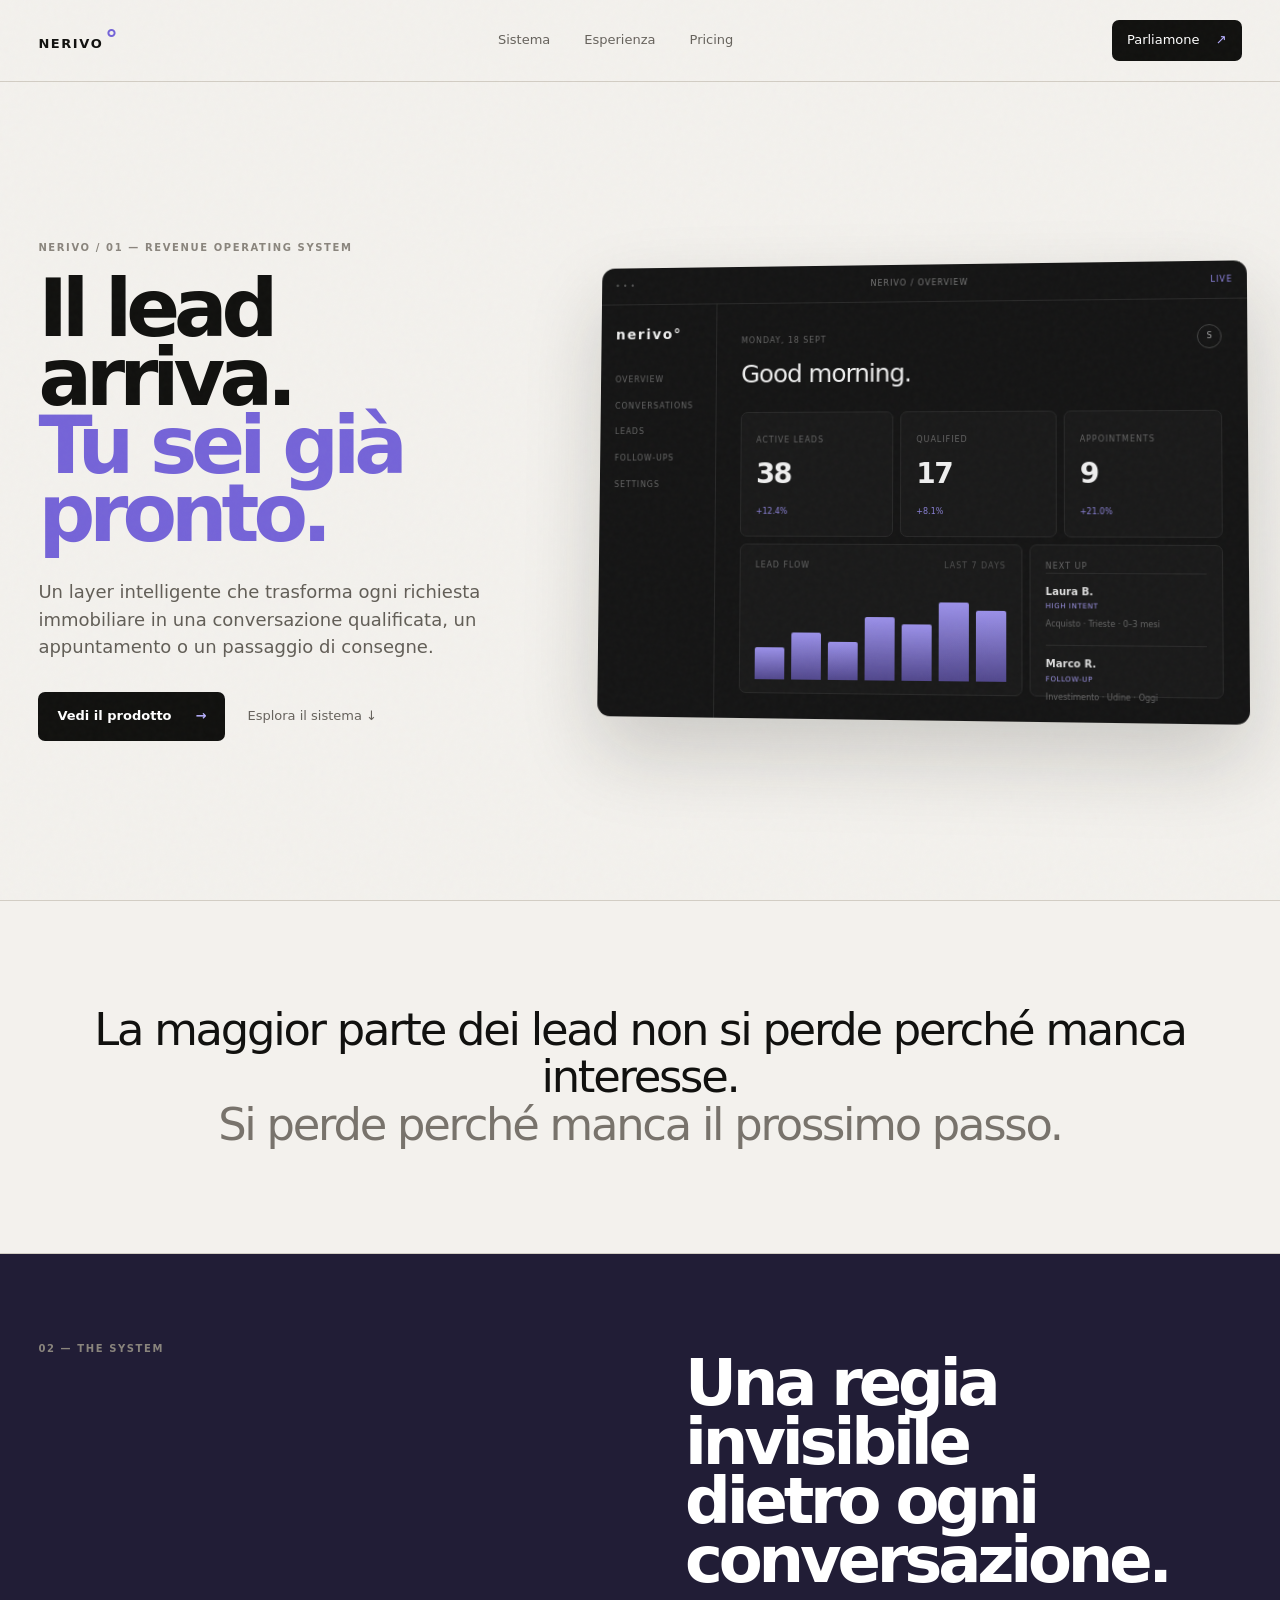
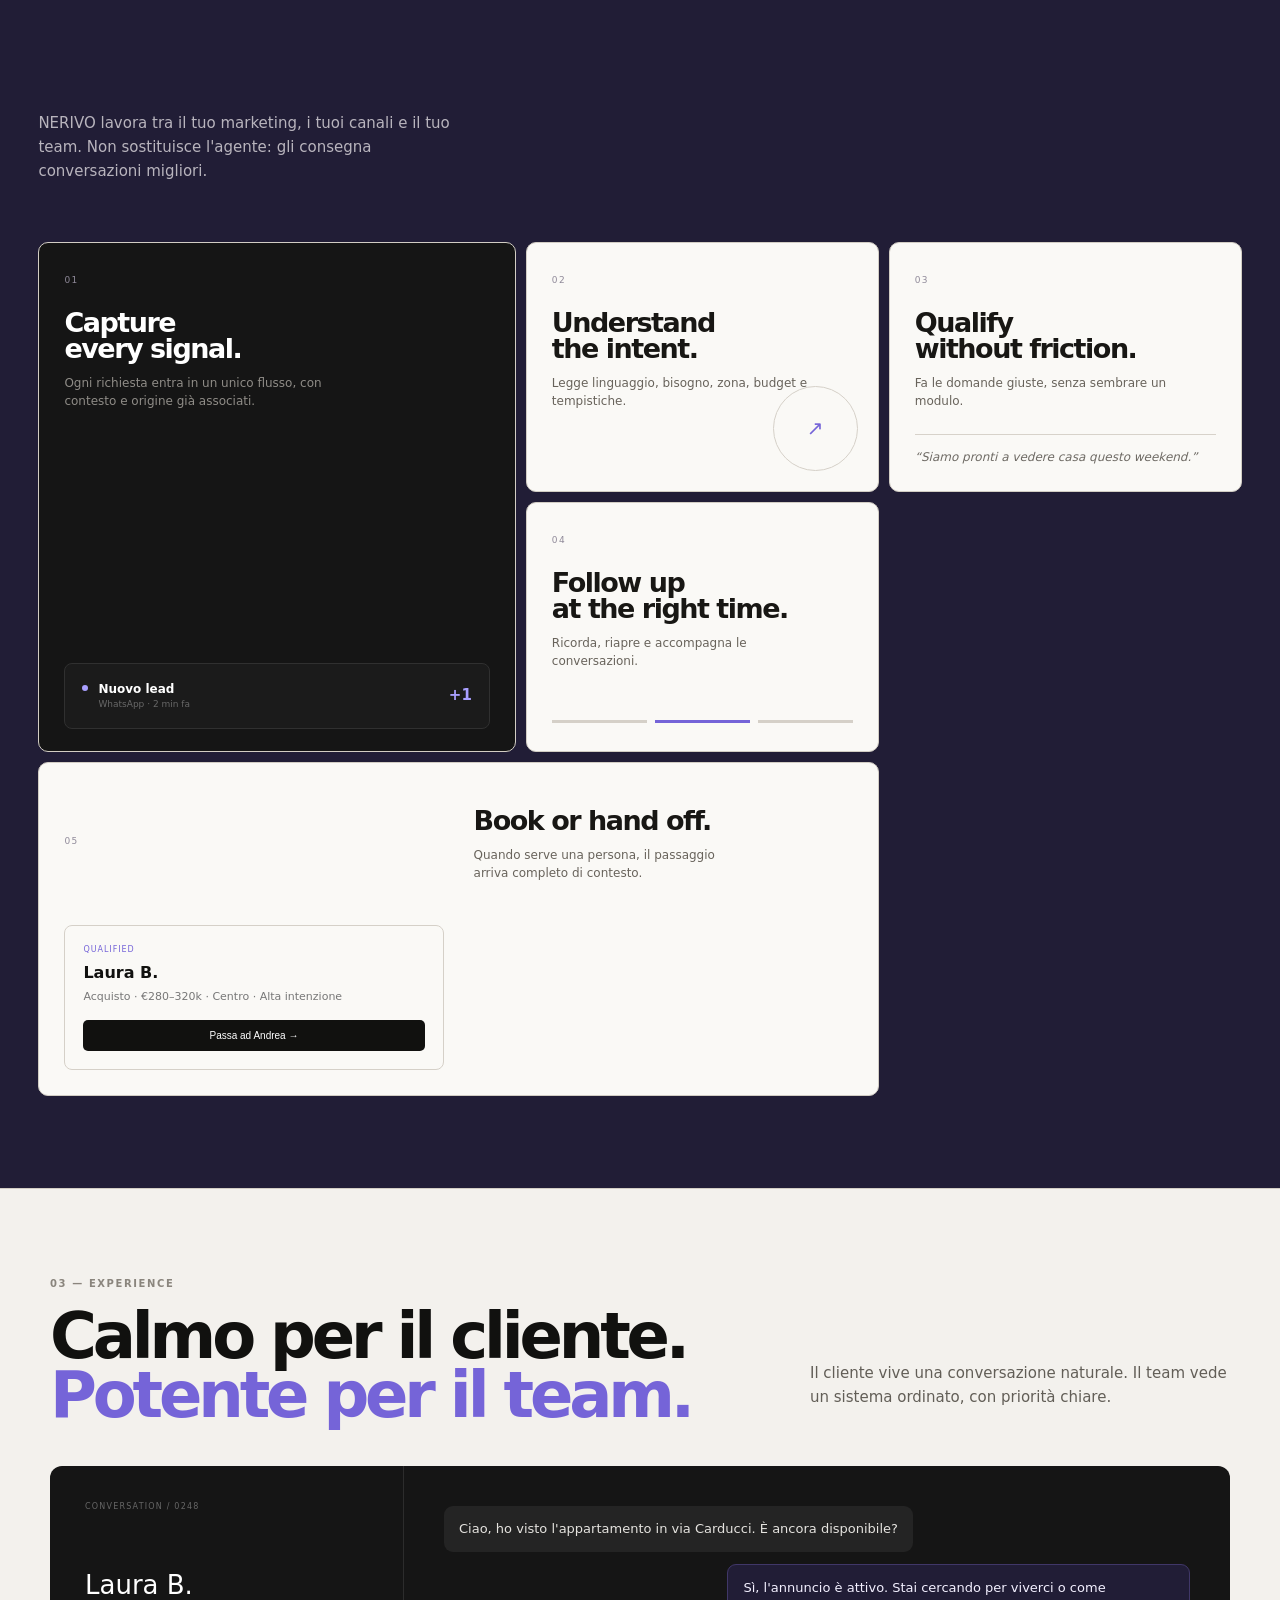
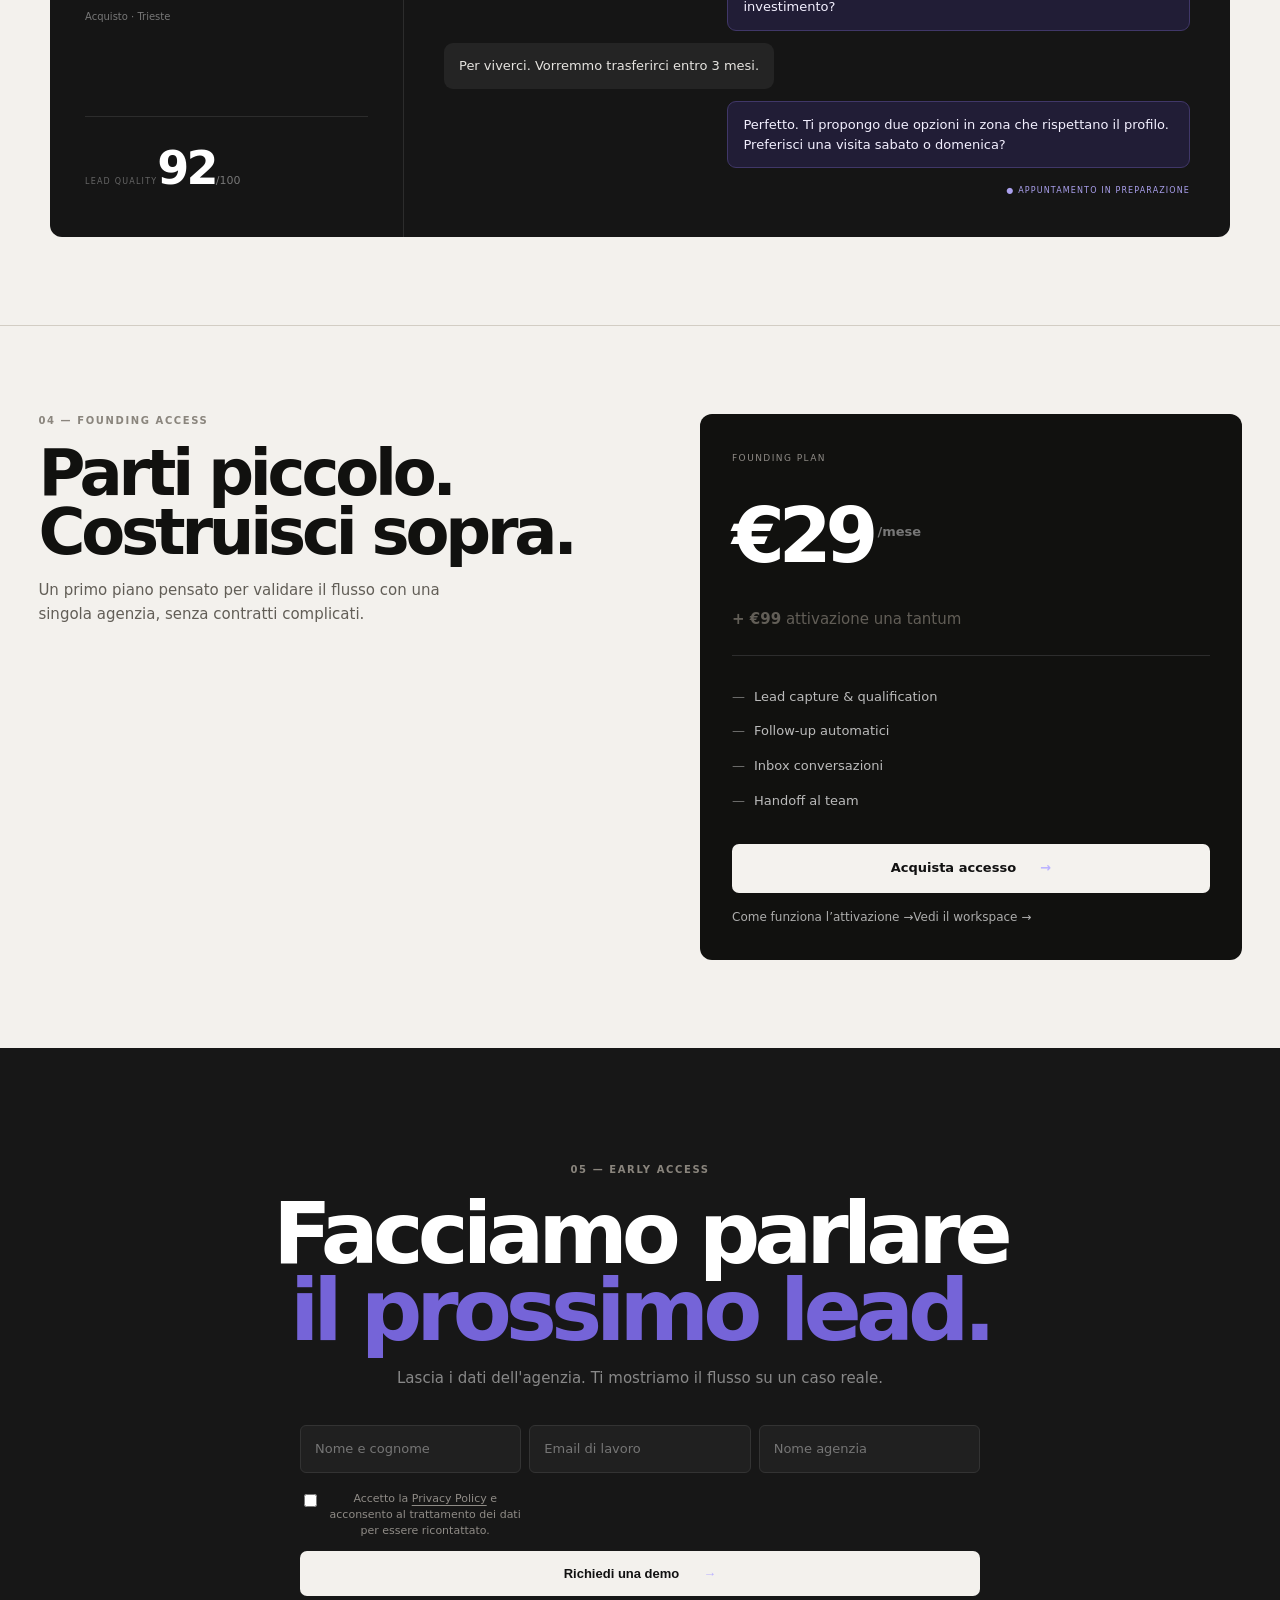
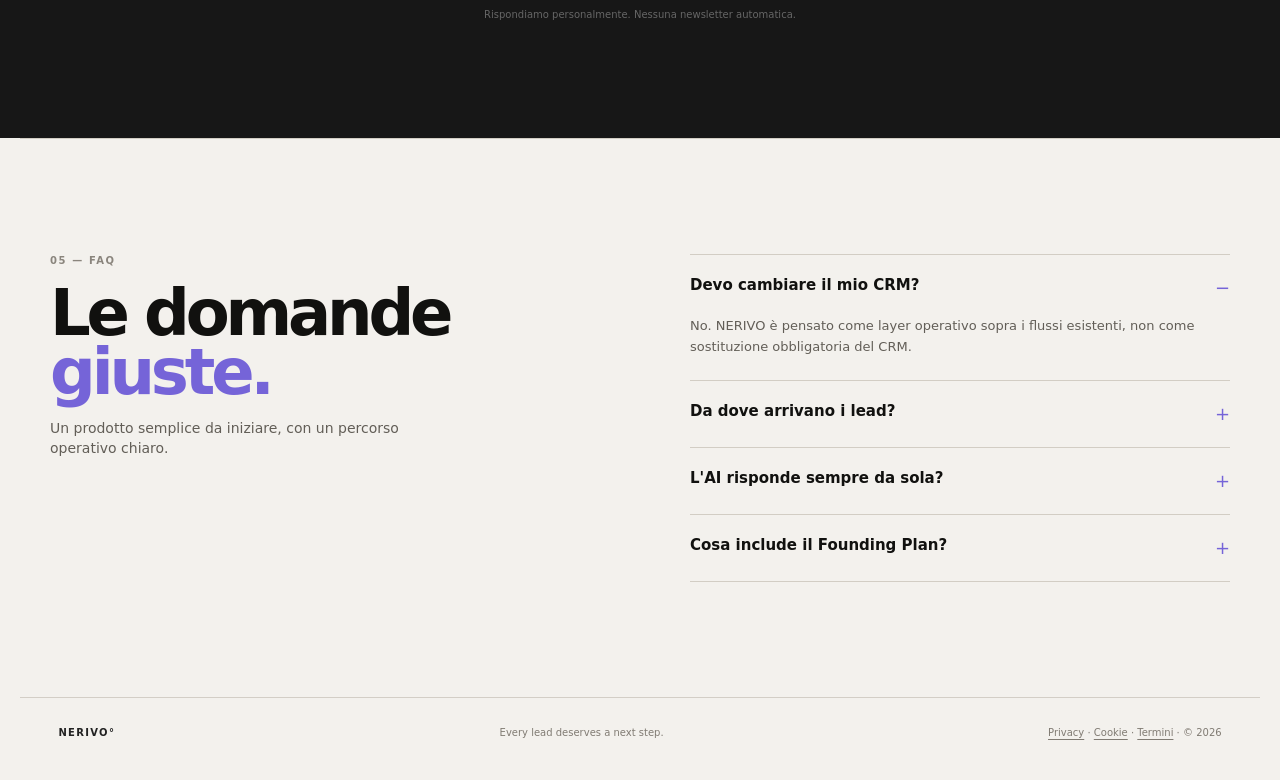
<file: index.html>
<!doctype html>
<html lang="it">
<head><meta charset="utf-8"><meta name="viewport" content="width=device-width,initial-scale=1"><meta name="description" content="NERIVO — il sistema operativo per non perdere opportunità dai tuoi lead."><title>NERIVO — Every lead deserves a next step.</title><link rel="stylesheet" href="/styles.css"><link rel="icon" href="/favicon.svg" type="image/svg+xml"></head>
<body>
<div class="grain"></div>
<header class="nav"><a class="brand" href="/">NERIVO<span>°</span></a><nav><a href="#system">Sistema</a><a href="#experience">Esperienza</a><a href="#pricing">Pricing</a></nav><a class="nav-cta" href="#demo">Parliamone <span>↗</span></a></header>
<main>
<section class="hero">
<div class="hero-copy"><div class="eyebrow">NERIVO / 01 — REVENUE OPERATING SYSTEM</div><h1>Il lead arriva.<br><em>Tu sei già pronto.</em></h1><p>Un layer intelligente che trasforma ogni richiesta immobiliare in una conversazione qualificata, un appuntamento o un passaggio di consegne.</p><div class="actions"><a class="button primary" href="#demo">Vedi il prodotto <span>→</span></a><a class="text-link" href="#system">Esplora il sistema <span>↓</span></a></div></div>
<div class="hero-art"><div class="window"><div class="window-bar"><span class="dots">•••</span><span>NERIVO / OVERVIEW</span><span>LIVE</span></div><div class="window-body"><aside><b>nerivo°</b><small>OVERVIEW</small><small>CONVERSATIONS</small><small>LEADS</small><small>FOLLOW-UPS</small><small>SETTINGS</small></aside><div class="dashboard"><div class="dash-head"><div><small>MONDAY, 18 SEPT</small><h3>Good morning.</h3></div><span class="avatar">S</span></div><div class="metrics"><div><small>ACTIVE LEADS</small><strong>38</strong><span>+12.4%</span></div><div><small>QUALIFIED</small><strong>17</strong><span>+8.1%</span></div><div><small>APPOINTMENTS</small><strong>9</strong><span>+21.0%</span></div></div><div class="dash-grid"><div class="chart"><div class="card-label">LEAD FLOW <span>LAST 7 DAYS</span></div><div class="bars"><i style="height:35%"></i><i style="height:52%"></i><i style="height:42%"></i><i style="height:70%"></i><i style="height:62%"></i><i style="height:86%"></i><i style="height:78%"></i></div></div><div class="lead-card"><div class="card-label">NEXT UP</div><div class="lead-row"><b>Laura B.</b><span>HIGH INTENT</span><small>Acquisto · Trieste · 0–3 mesi</small></div><div class="lead-row"><b>Marco R.</b><span>FOLLOW-UP</span><small>Investimento · Udine · Oggi</small></div></div></div></div></div></div></div>
</section>
<section class="statement"><p>La maggior parte dei lead non si perde perché manca interesse.<br><strong>Si perde perché manca il prossimo passo.</strong></p></section>
<section id="system" class="system-section"><div class="section-head"><div class="eyebrow">02 — THE SYSTEM</div><h2>Una regia invisibile<br>dietro ogni conversazione.</h2><p>NERIVO lavora tra il tuo marketing, i tuoi canali e il tuo team. Non sostituisce l'agente: gli consegna conversazioni migliori.</p></div><div class="bento"><article class="bento-large"><span class="number">01</span><h3>Capture<br>every signal.</h3><p>Ogni richiesta entra in un unico flusso, con contesto e origine già associati.</p><div class="mini-inbox"><div><i></i><b>Nuovo lead</b><small>WhatsApp · 2 min fa</small></div><strong>+1</strong></div></article><article><span class="number">02</span><h3>Understand<br>the intent.</h3><p>Legge linguaggio, bisogno, zona, budget e tempistiche.</p><div class="orb">↗</div></article><article><span class="number">03</span><h3>Qualify<br>without friction.</h3><p>Fa le domande giuste, senza sembrare un modulo.</p><div class="quote">“Siamo pronti a vedere casa questo weekend.”</div></article><article><span class="number">04</span><h3>Follow up<br>at the right time.</h3><p>Ricorda, riapre e accompagna le conversazioni.</p><div class="timeline"><i></i><i></i><i></i></div></article><article class="bento-wide"><span class="number">05</span><div><h3>Book or hand off.</h3><p>Quando serve una persona, il passaggio arriva completo di contesto.</p></div><div class="handoff"><span>QUALIFIED</span><b>Laura B.</b><small>Acquisto · €280–320k · Centro · Alta intenzione</small><button>Passa ad Andrea →</button></div></article></div></section>
<section id="experience" class="experience"><div class="eyebrow">03 — EXPERIENCE</div><div class="experience-head"><h2>Calmo per il cliente.<br><em>Potente per il team.</em></h2><p>Il cliente vive una conversazione naturale. Il team vede un sistema ordinato, con priorità chiare.</p></div><div class="conversation"><div class="conversation-side"><small>CONVERSATION / 0248</small><b>Laura B.</b><span>Acquisto · Trieste</span><div class="score"><small>LEAD QUALITY</small><strong>92</strong><em>/100</em></div></div><div class="messages"><div class="message customer">Ciao, ho visto l'appartamento in via Carducci. È ancora disponibile?</div><div class="message system">Sì, l'annuncio è attivo. Stai cercando per viverci o come investimento?</div><div class="message customer">Per viverci. Vorremmo trasferirci entro 3 mesi.</div><div class="message system">Perfetto. Ti propongo due opzioni in zona che rispettano il profilo. Preferisci una visita sabato o domenica?</div><div class="status">● APPUNTAMENTO IN PREPARAZIONE</div></div></div></section>
<section id="pricing" class="pricing"><div><div class="eyebrow">04 — FOUNDING ACCESS</div><h2>Parti piccolo.<br>Costruisci sopra.</h2><p>Un primo piano pensato per validare il flusso con una singola agenzia, senza contratti complicati.</p></div><div class="price"><small>FOUNDING PLAN</small><strong>€29<sup>/mese</sup></strong><p><b>+ €99</b> attivazione una tantum</p><div class="rule"></div><ul><li>Lead capture & qualification</li><li>Follow-up automatici</li><li>Inbox conversazioni</li><li>Handoff al team</li></ul><a class="button primary wide" href="https://buy.stripe.com/8x2cN79YZbTLgh9ggIc3m00" target="_blank" rel="noopener">Acquista accesso <span>→</span></a><a class="workspace-link" href="/activation.html">Come funziona l’attivazione →</a><a class="workspace-link" href="/workspace.html">Vedi il workspace →</a></div></section>
<section id="demo" class="demo"><div class="eyebrow">05 — EARLY ACCESS</div><h2>Facciamo parlare<br><em>il prossimo lead.</em></h2><p>Lascia i dati dell'agenzia. Ti mostriamo il flusso su un caso reale.</p><form id="demo-form"><div class="fields"><input name="name" autocomplete="name" placeholder="Nome e cognome" required><input name="email" type="email" autocomplete="email" placeholder="Email di lavoro" required><input name="agency" autocomplete="organization" placeholder="Nome agenzia" required><input class="hp" name="website" tabindex="-1" autocomplete="off" aria-hidden="true"><label class="consent"><input type="checkbox" name="privacy" required> <span>Accetto la <a href="/privacy.html">Privacy Policy</a> e acconsento al trattamento dei dati per essere ricontattato.</span></label></div><button class="button primary" type="submit">Richiedi una demo <span>→</span></button><small id="form-note">Rispondiamo personalmente. Nessuna newsletter automatica.</small></form></section>
<section class="faq" id="faq"><div><div class="eyebrow">05 — FAQ</div><h2>Le domande<br><em>giuste.</em></h2><p>Un prodotto semplice da iniziare, con un percorso operativo chiaro.</p></div><div class="faq-list"><details open><summary>Devo cambiare il mio CRM?</summary><p>No. NERIVO è pensato come layer operativo sopra i flussi esistenti, non come sostituzione obbligatoria del CRM.</p></details><details><summary>Da dove arrivano i lead?</summary><p>Partiamo dai canali che l'agenzia già utilizza. Il flusso viene definito durante l'attivazione in base ai canali e agli strumenti disponibili.</p></details><details><summary>L'AI risponde sempre da sola?</summary><p>No. Il sistema è progettato per qualificare e preparare il prossimo passo, con passaggio al team quando serve una persona.</p></details><details><summary>Cosa include il Founding Plan?</summary><p>Attivazione iniziale, accesso al flusso NERIVO e canone mensile come indicato nel checkout. Le funzionalità effettivamente disponibili vengono definite durante l'onboarding.</p></details></div></section></main><footer><span>NERIVO°</span><span>Every lead deserves a next step.</span><span><a href="/privacy.html">Privacy</a> · <a href="/cookies.html">Cookie</a> · <a href="/terms.html">Termini</a> · © 2026</span></footer><script src="/app.js"></script></body></html>
</file>
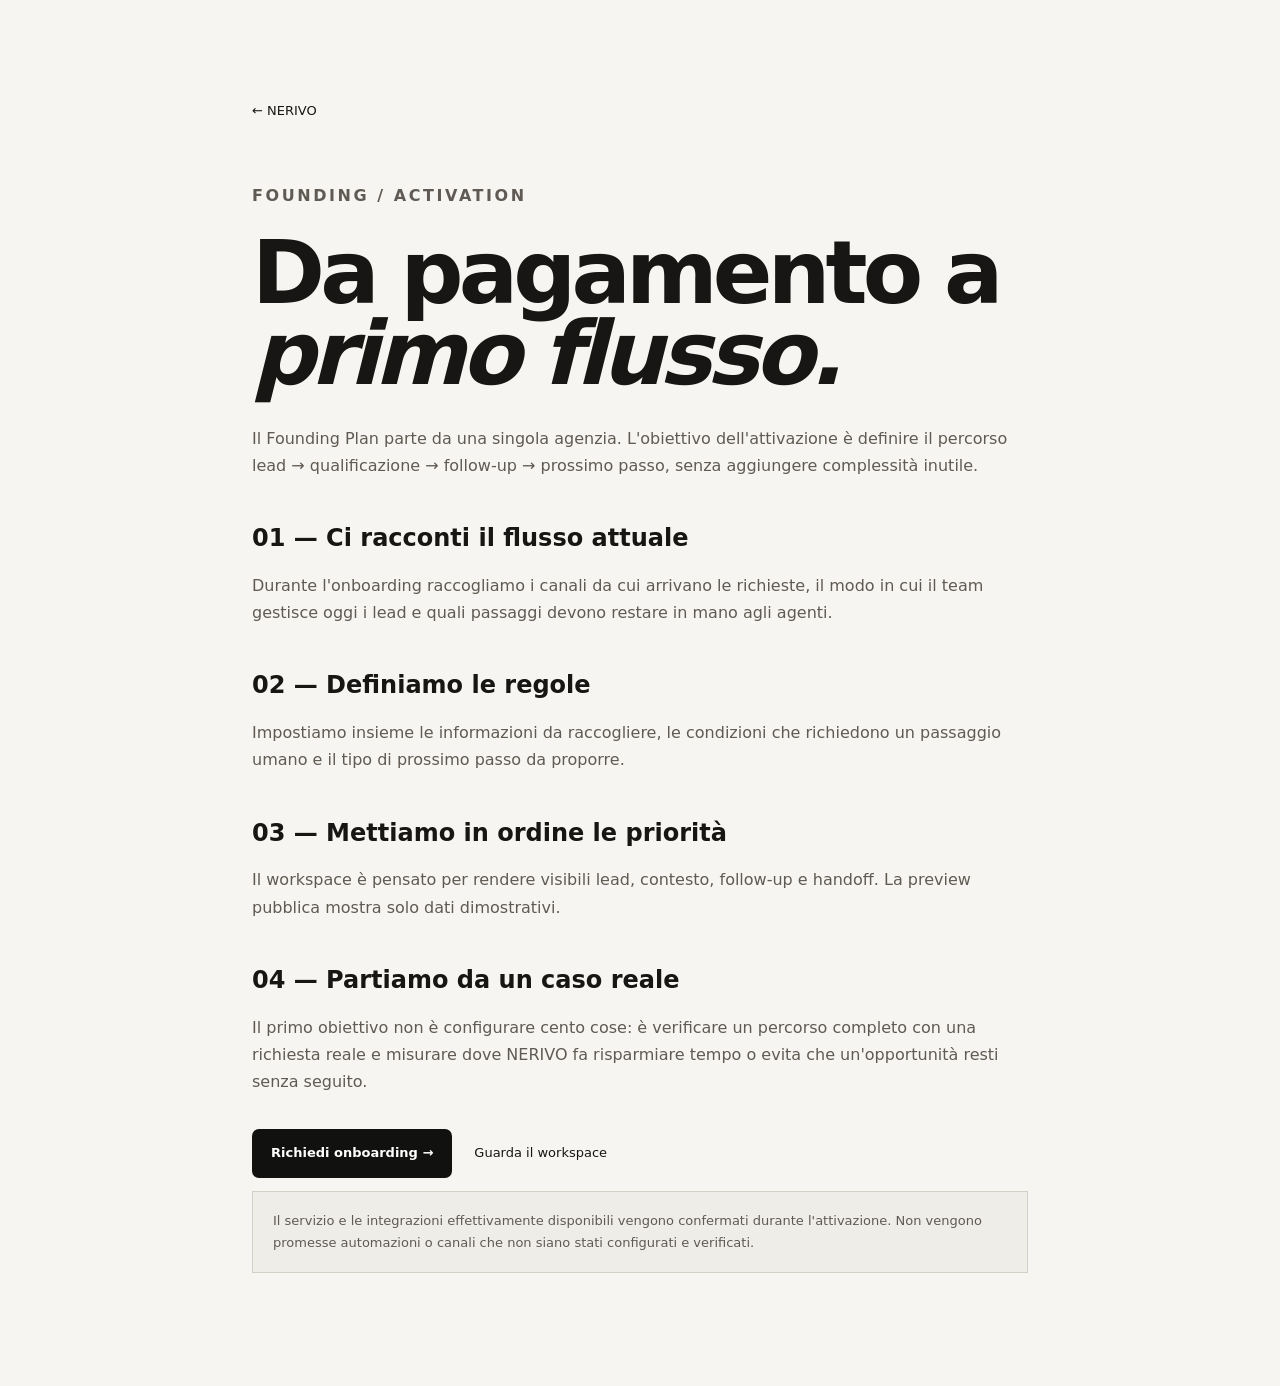
<file: activation.html>
<!doctype html>
<html lang="it">
<head><meta charset="utf-8"><meta name="viewport" content="width=device-width,initial-scale=1"><meta name="description" content="Attivazione NERIVO Founding — cosa succede dopo l'acquisto."><title>Attivazione — NERIVO</title><link rel="stylesheet" href="/styles.css"><link rel="icon" href="/favicon.svg" type="image/svg+xml"></head>
<body class="legal">
<main>
<a class="back" href="/">← NERIVO</a>
<p class="eyebrow">FOUNDING / ACTIVATION</p>
<h1>Da pagamento a<br><em>primo flusso.</em></h1>
<p>Il Founding Plan parte da una singola agenzia. L'obiettivo dell'attivazione è definire il percorso lead → qualificazione → follow-up → prossimo passo, senza aggiungere complessità inutile.</p>
<h2>01 — Ci racconti il flusso attuale</h2>
<p>Durante l'onboarding raccogliamo i canali da cui arrivano le richieste, il modo in cui il team gestisce oggi i lead e quali passaggi devono restare in mano agli agenti.</p>
<h2>02 — Definiamo le regole</h2>
<p>Impostiamo insieme le informazioni da raccogliere, le condizioni che richiedono un passaggio umano e il tipo di prossimo passo da proporre.</p>
<h2>03 — Mettiamo in ordine le priorità</h2>
<p>Il workspace è pensato per rendere visibili lead, contesto, follow-up e handoff. La preview pubblica mostra solo dati dimostrativi.</p>
<h2>04 — Partiamo da un caso reale</h2>
<p>Il primo obiettivo non è configurare cento cose: è verificare un percorso completo con una richiesta reale e misurare dove NERIVO fa risparmiare tempo o evita che un'opportunità resti senza seguito.</p>
<div class="legal-actions"><a class="button primary" href="/#demo">Richiedi onboarding →</a><a class="back" href="/workspace.html">Guarda il workspace</a></div>
<p class="notice">Il servizio e le integrazioni effettivamente disponibili vengono confermati durante l'attivazione. Non vengono promesse automazioni o canali che non siano stati configurati e verificati.</p>
</main>
</body></html>
</file>
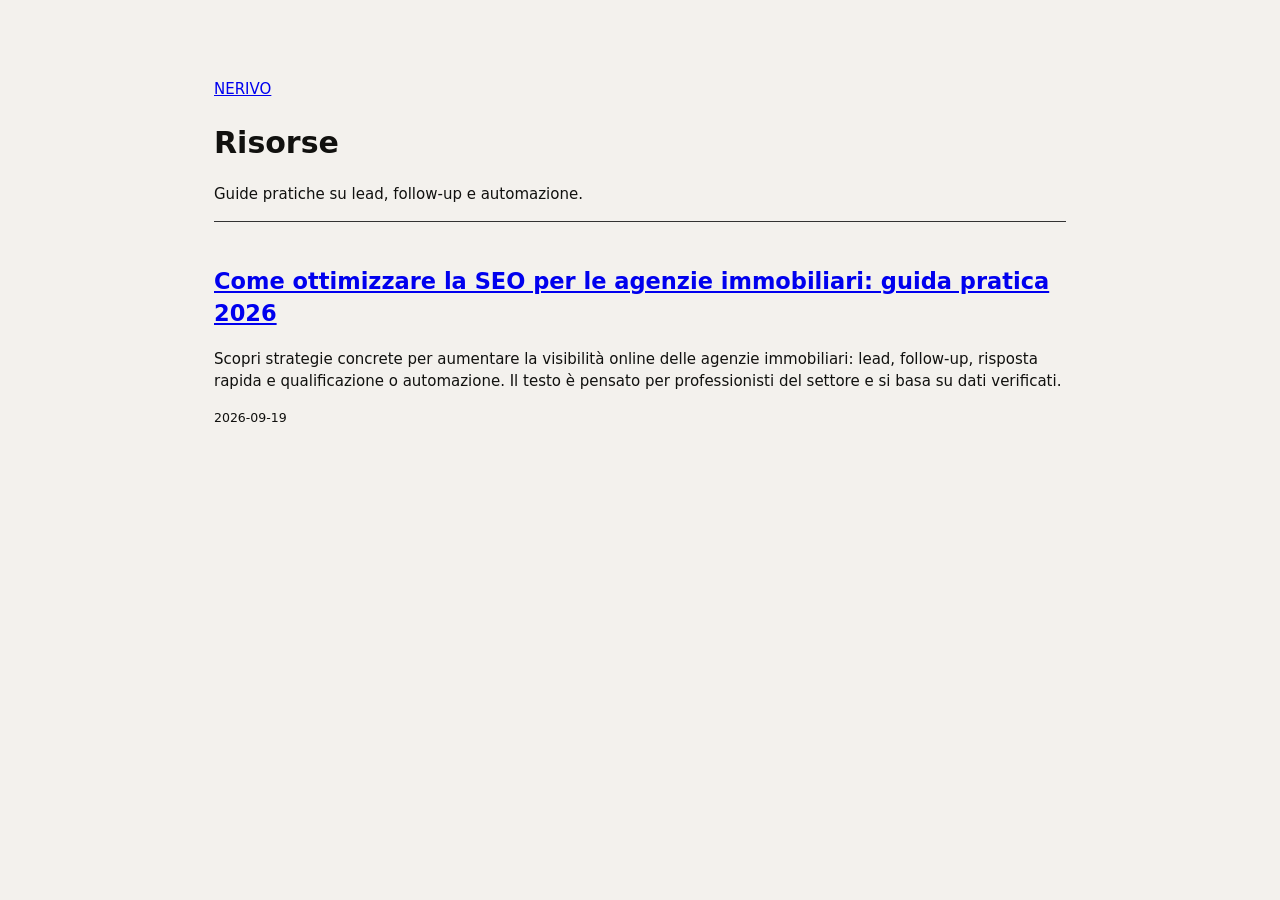
<file: blog.html>
<!doctype html><html lang="it"><head><meta charset="utf-8"><meta name="viewport" content="width=device-width,initial-scale=1"><title>NERIVO — Risorse</title><meta name="description" content="Guide NERIVO per agenzie immobiliari."><link rel="stylesheet" href="/styles.css"></head><body><main style="max-width:900px;margin:0 auto;padding:64px 24px"><p><a href="/">NERIVO</a></p><h1>Risorse</h1><p>Guide pratiche su lead, follow-up e automazione.</p><div id="posts">Caricamento…</div></main><script>fetch("/content/index.json").then(r=>r.json()).then(posts=>{document.querySelector("#posts").innerHTML=posts.map(p=>'<article style="padding:24px 0;border-top:1px solid #333"><h2><a href="/content/posts/'+encodeURIComponent(p.slug)+'.html">'+p.title+'</a></h2><p>'+p.summary+'</p><small>'+p.date+'</small></article>').join("")}).catch(()=>document.querySelector("#posts").textContent="Nessuna risorsa disponibile.");</script></body></html>
</file>
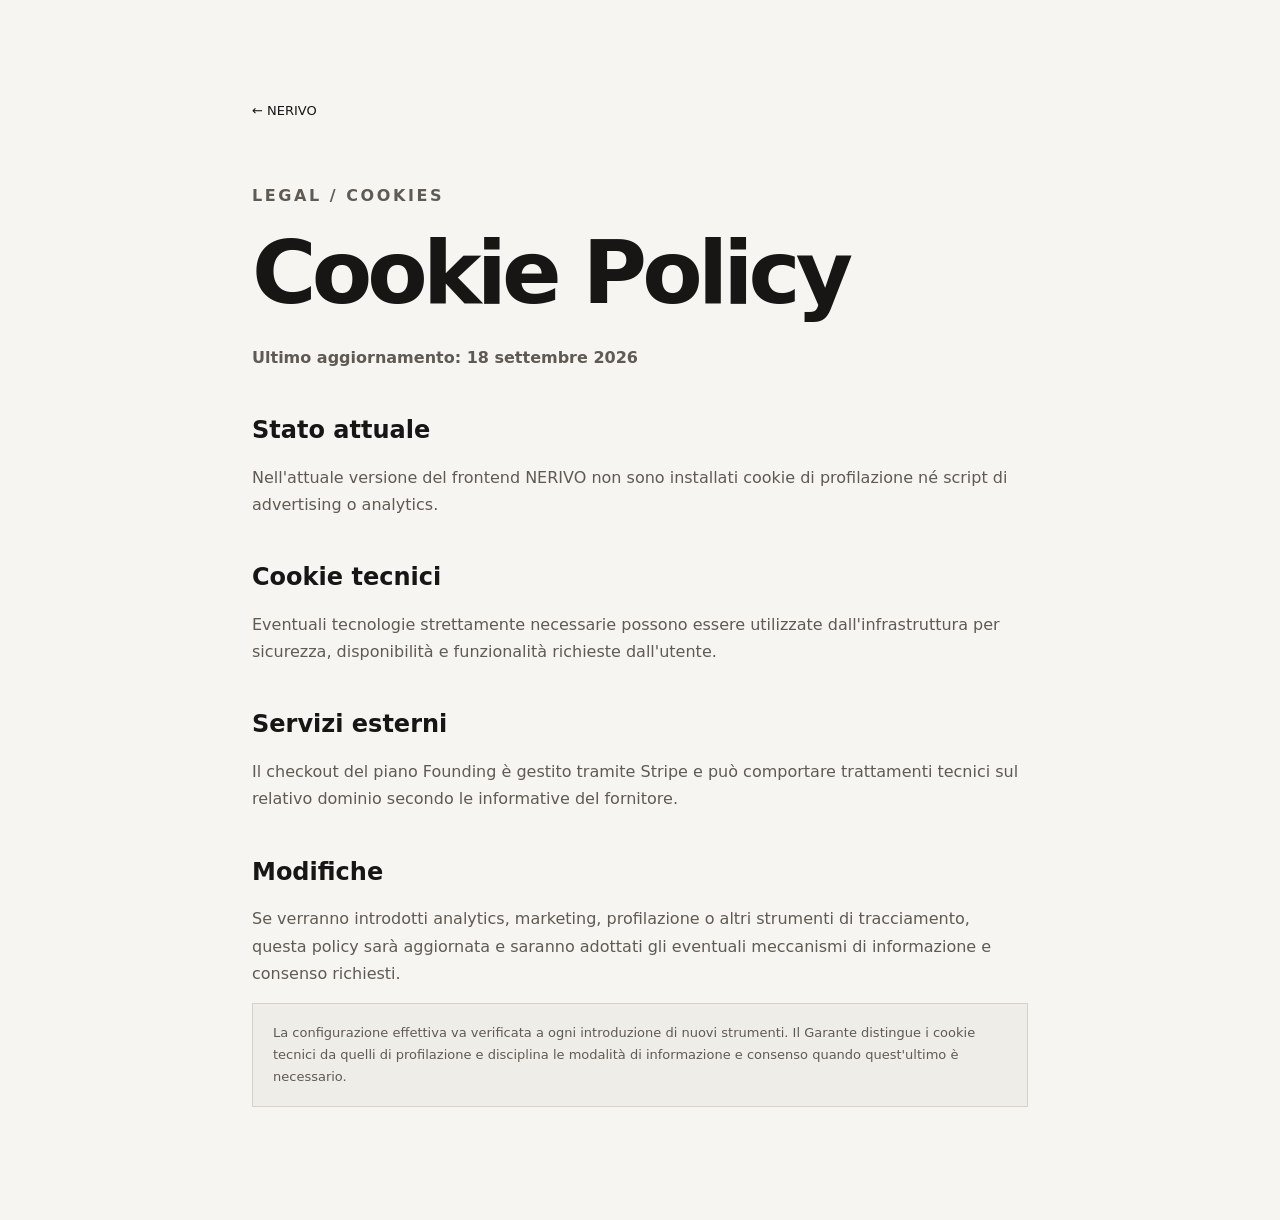
<file: cookies.html>
<!doctype html><html lang="it"><head><meta charset="utf-8"><meta name="viewport" content="width=device-width,initial-scale=1"><title>Cookie Policy — NERIVO</title><link rel="stylesheet" href="/styles.css"></head><body class="legal"><main><a class="back" href="/">← NERIVO</a><p class="eyebrow">LEGAL / COOKIES</p><h1>Cookie Policy</h1><p><strong>Ultimo aggiornamento: 18 settembre 2026</strong></p><h2>Stato attuale</h2><p>Nell'attuale versione del frontend NERIVO non sono installati cookie di profilazione né script di advertising o analytics.</p><h2>Cookie tecnici</h2><p>Eventuali tecnologie strettamente necessarie possono essere utilizzate dall'infrastruttura per sicurezza, disponibilità e funzionalità richieste dall'utente.</p><h2>Servizi esterni</h2><p>Il checkout del piano Founding è gestito tramite Stripe e può comportare trattamenti tecnici sul relativo dominio secondo le informative del fornitore.</p><h2>Modifiche</h2><p>Se verranno introdotti analytics, marketing, profilazione o altri strumenti di tracciamento, questa policy sarà aggiornata e saranno adottati gli eventuali meccanismi di informazione e consenso richiesti.</p><p class="notice">La configurazione effettiva va verificata a ogni introduzione di nuovi strumenti. Il Garante distingue i cookie tecnici da quelli di profilazione e disciplina le modalità di informazione e consenso quando quest'ultimo è necessario.</p></main></body></html>
</file>
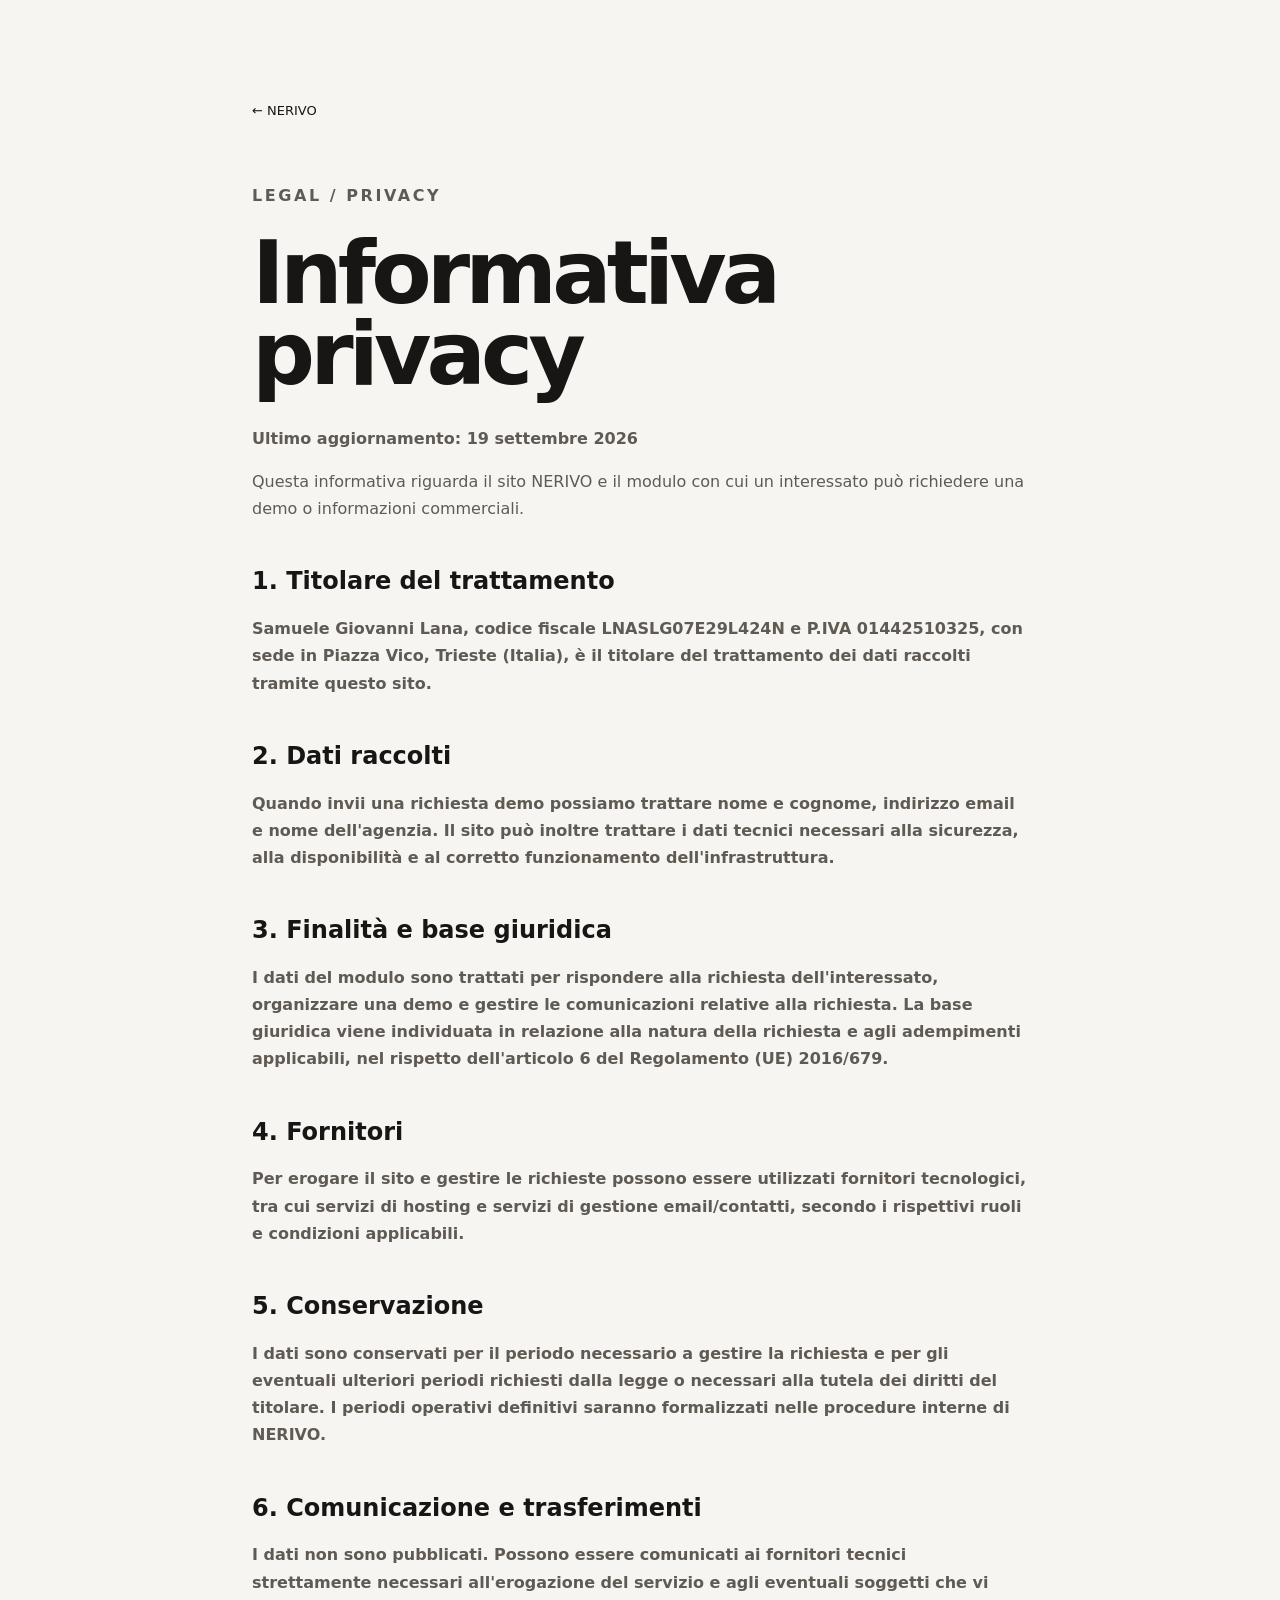
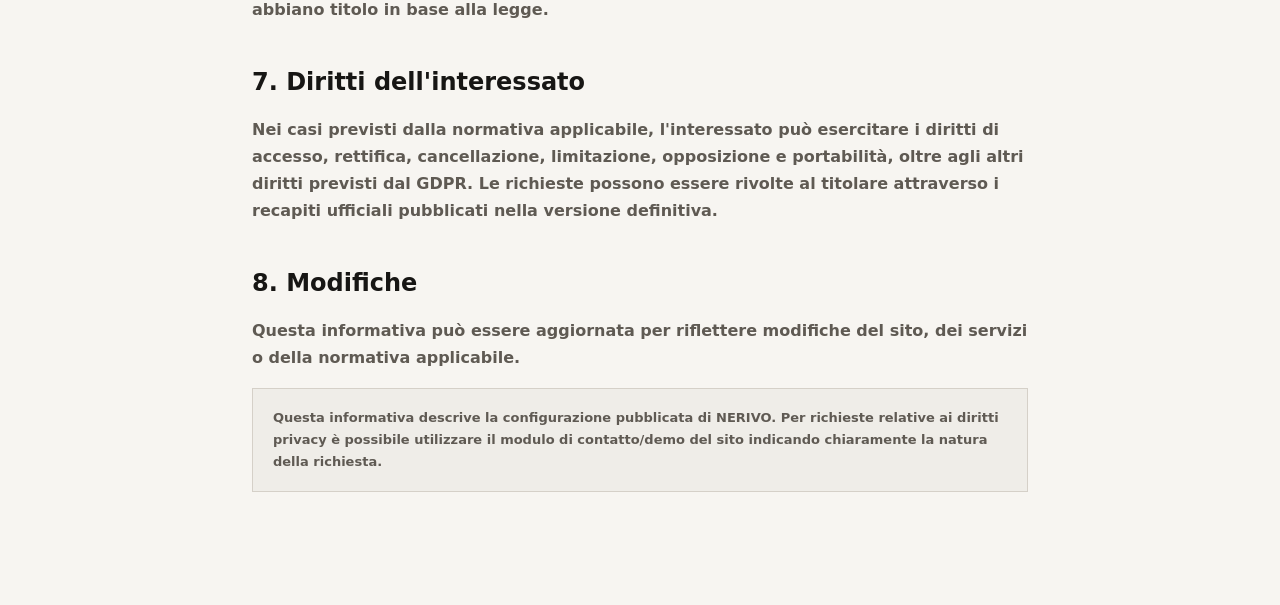
<file: privacy.html>
<!doctype html><html lang="it"><head><meta charset="utf-8"><meta name="viewport" content="width=device-width,initial-scale=1"><title>Privacy Policy — NERIVO</title><link rel="stylesheet" href="/styles.css"></head><body class="legal"><main><a class="back" href="/">← NERIVO</a><p class="eyebrow">LEGAL / PRIVACY</p><h1>Informativa privacy</h1><p><strong>Ultimo aggiornamento: 19 settembre 2026</strong></p><p>Questa informativa riguarda il sito NERIVO e il modulo con cui un interessato può richiedere una demo o informazioni commerciali.</p><h2>1. Titolare del trattamento</h2><p><strong>Samuele Giovanni Lana, codice fiscale LNASLG07E29L424N e P.IVA 01442510325, con sede in Piazza Vico, Trieste (Italia), è il titolare del trattamento dei dati raccolti tramite questo sito.</p><h2>2. Dati raccolti</h2><p>Quando invii una richiesta demo possiamo trattare nome e cognome, indirizzo email e nome dell'agenzia. Il sito può inoltre trattare i dati tecnici necessari alla sicurezza, alla disponibilità e al corretto funzionamento dell'infrastruttura.</p><h2>3. Finalità e base giuridica</h2><p>I dati del modulo sono trattati per rispondere alla richiesta dell'interessato, organizzare una demo e gestire le comunicazioni relative alla richiesta. La base giuridica viene individuata in relazione alla natura della richiesta e agli adempimenti applicabili, nel rispetto dell'articolo 6 del Regolamento (UE) 2016/679.</p><h2>4. Fornitori</h2><p>Per erogare il sito e gestire le richieste possono essere utilizzati fornitori tecnologici, tra cui servizi di hosting e servizi di gestione email/contatti, secondo i rispettivi ruoli e condizioni applicabili.</p><h2>5. Conservazione</h2><p>I dati sono conservati per il periodo necessario a gestire la richiesta e per gli eventuali ulteriori periodi richiesti dalla legge o necessari alla tutela dei diritti del titolare. I periodi operativi definitivi saranno formalizzati nelle procedure interne di NERIVO.</p><h2>6. Comunicazione e trasferimenti</h2><p>I dati non sono pubblicati. Possono essere comunicati ai fornitori tecnici strettamente necessari all'erogazione del servizio e agli eventuali soggetti che vi abbiano titolo in base alla legge.</p><h2>7. Diritti dell'interessato</h2><p>Nei casi previsti dalla normativa applicabile, l'interessato può esercitare i diritti di accesso, rettifica, cancellazione, limitazione, opposizione e portabilità, oltre agli altri diritti previsti dal GDPR. Le richieste possono essere rivolte al titolare attraverso i recapiti ufficiali pubblicati nella versione definitiva.</p><h2>8. Modifiche</h2><p>Questa informativa può essere aggiornata per riflettere modifiche del sito, dei servizi o della normativa applicabile.</p><p class="notice">Questa informativa descrive la configurazione pubblicata di NERIVO. Per richieste relative ai diritti privacy è possibile utilizzare il modulo di contatto/demo del sito indicando chiaramente la natura della richiesta.</p></main></body></html>
</file>
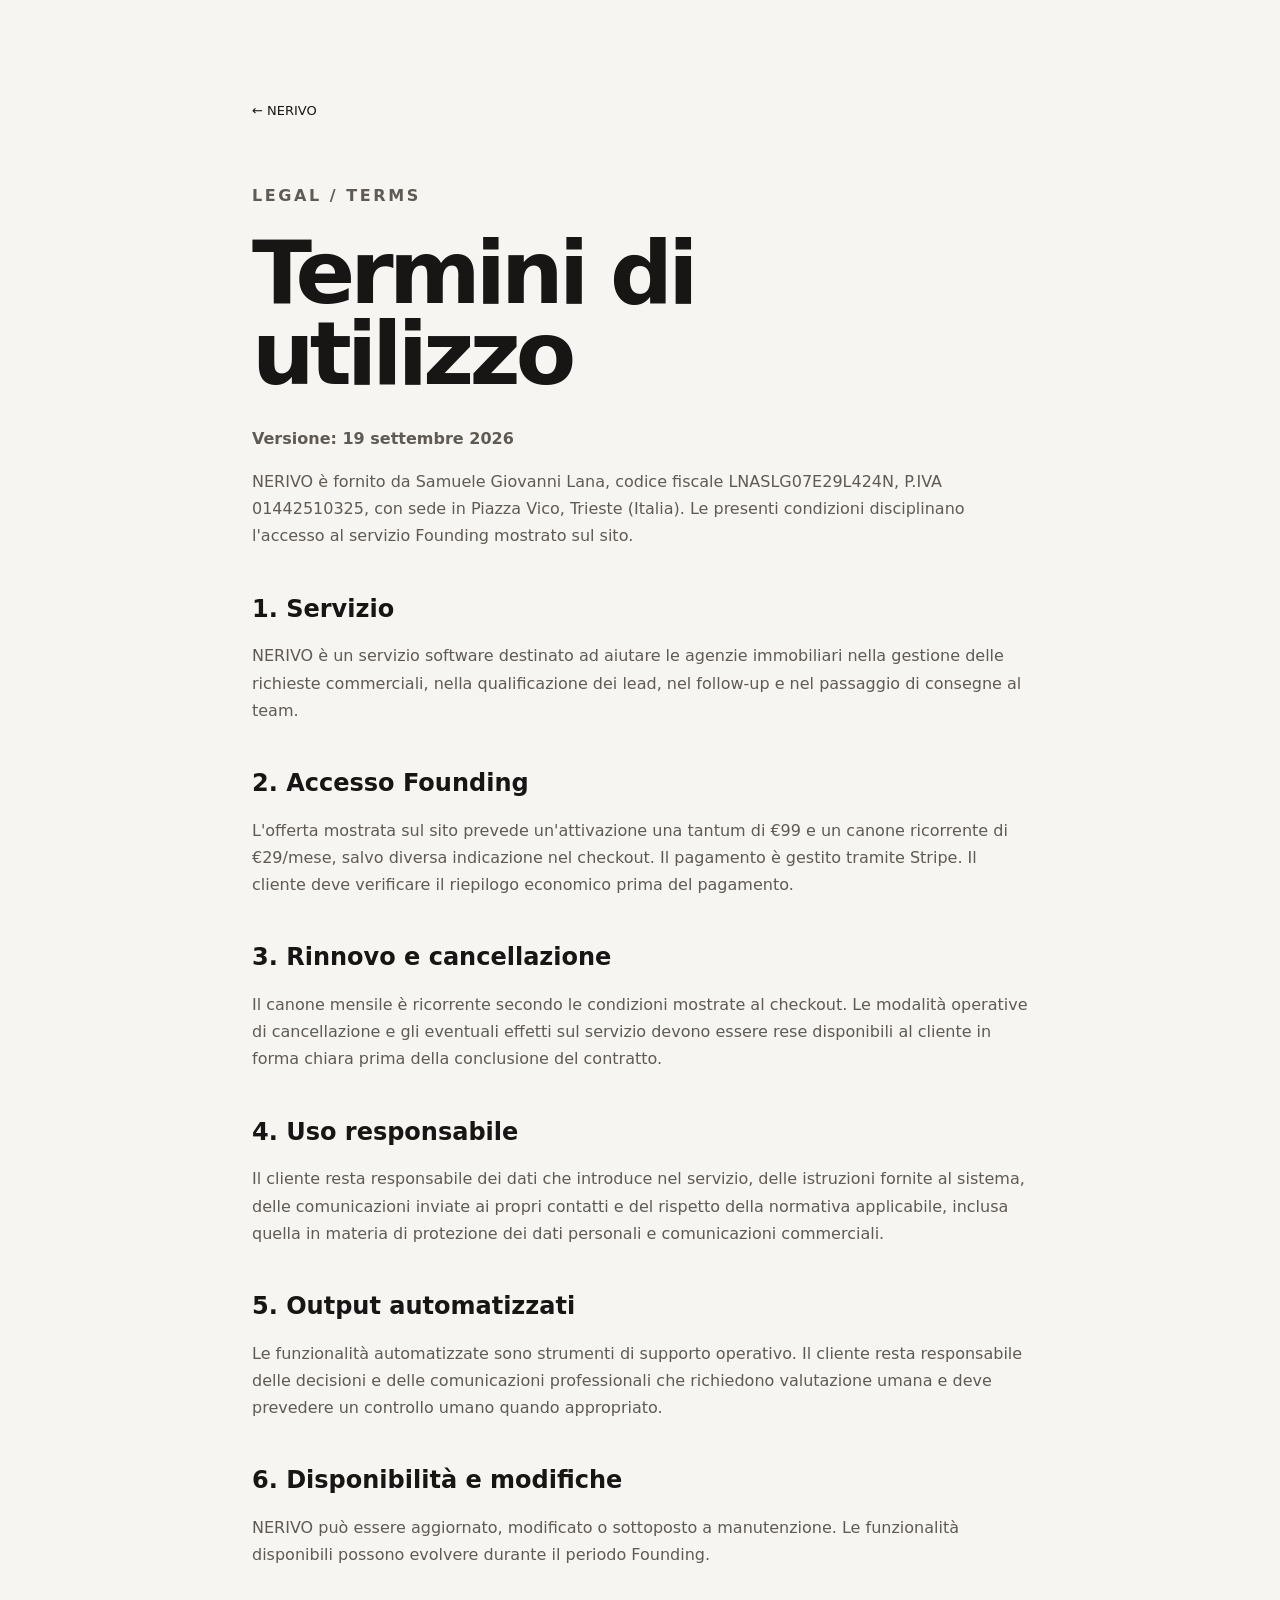
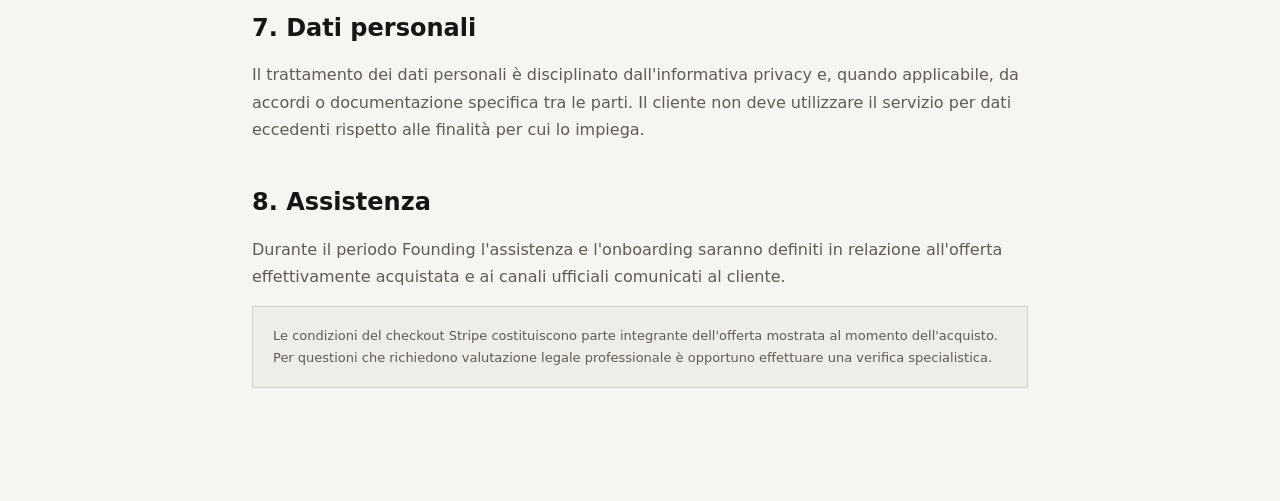
<file: terms.html>
<!doctype html>
<html lang="it">
<head><meta charset="utf-8"><meta name="viewport" content="width=device-width,initial-scale=1"><title>Termini — NERIVO</title><link rel="stylesheet" href="/styles.css"><link rel="icon" href="/favicon.svg" type="image/svg+xml"></head>
<body class="legal"><main>
<a class="back" href="/">← NERIVO</a><p class="eyebrow">LEGAL / TERMS</p><h1>Termini di utilizzo</h1>
<p><strong>Versione: 19 settembre 2026</strong></p>
<p>NERIVO è fornito da Samuele Giovanni Lana, codice fiscale LNASLG07E29L424N, P.IVA 01442510325, con sede in Piazza Vico, Trieste (Italia). Le presenti condizioni disciplinano l'accesso al servizio Founding mostrato sul sito.</p>
<h2>1. Servizio</h2><p>NERIVO è un servizio software destinato ad aiutare le agenzie immobiliari nella gestione delle richieste commerciali, nella qualificazione dei lead, nel follow-up e nel passaggio di consegne al team.</p>
<h2>2. Accesso Founding</h2><p>L'offerta mostrata sul sito prevede un'attivazione una tantum di €99 e un canone ricorrente di €29/mese, salvo diversa indicazione nel checkout. Il pagamento è gestito tramite Stripe. Il cliente deve verificare il riepilogo economico prima del pagamento.</p>
<h2>3. Rinnovo e cancellazione</h2><p>Il canone mensile è ricorrente secondo le condizioni mostrate al checkout. Le modalità operative di cancellazione e gli eventuali effetti sul servizio devono essere rese disponibili al cliente in forma chiara prima della conclusione del contratto.</p>
<h2>4. Uso responsabile</h2><p>Il cliente resta responsabile dei dati che introduce nel servizio, delle istruzioni fornite al sistema, delle comunicazioni inviate ai propri contatti e del rispetto della normativa applicabile, inclusa quella in materia di protezione dei dati personali e comunicazioni commerciali.</p>
<h2>5. Output automatizzati</h2><p>Le funzionalità automatizzate sono strumenti di supporto operativo. Il cliente resta responsabile delle decisioni e delle comunicazioni professionali che richiedono valutazione umana e deve prevedere un controllo umano quando appropriato.</p>
<h2>6. Disponibilità e modifiche</h2><p>NERIVO può essere aggiornato, modificato o sottoposto a manutenzione. Le funzionalità disponibili possono evolvere durante il periodo Founding.</p>
<h2>7. Dati personali</h2><p>Il trattamento dei dati personali è disciplinato dall'informativa privacy e, quando applicabile, da accordi o documentazione specifica tra le parti. Il cliente non deve utilizzare il servizio per dati eccedenti rispetto alle finalità per cui lo impiega.</p>
<h2>8. Assistenza</h2><p>Durante il periodo Founding l'assistenza e l'onboarding saranno definiti in relazione all'offerta effettivamente acquistata e ai canali ufficiali comunicati al cliente.</p>
<p class="notice">Le condizioni del checkout Stripe costituiscono parte integrante dell'offerta mostrata al momento dell'acquisto. Per questioni che richiedono valutazione legale professionale è opportuno effettuare una verifica specialistica.</p>
</main></body></html>
</file>
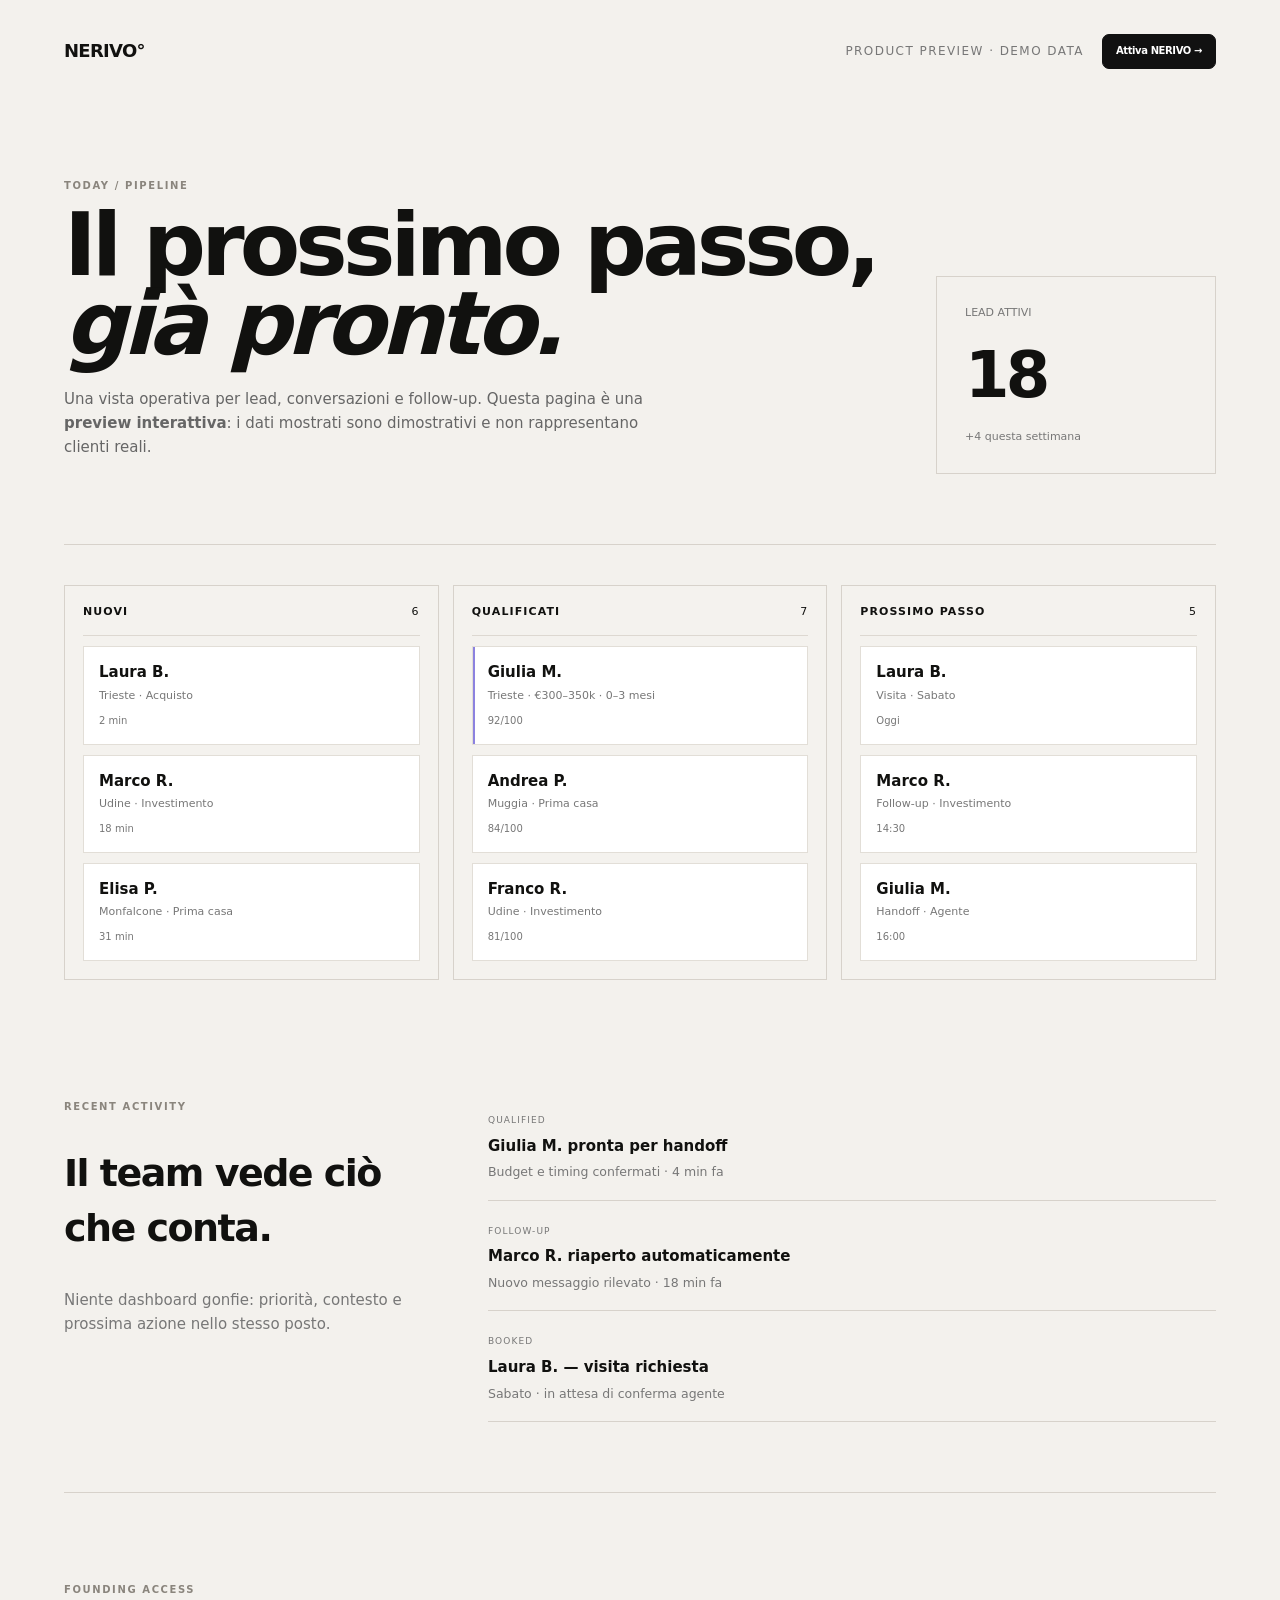
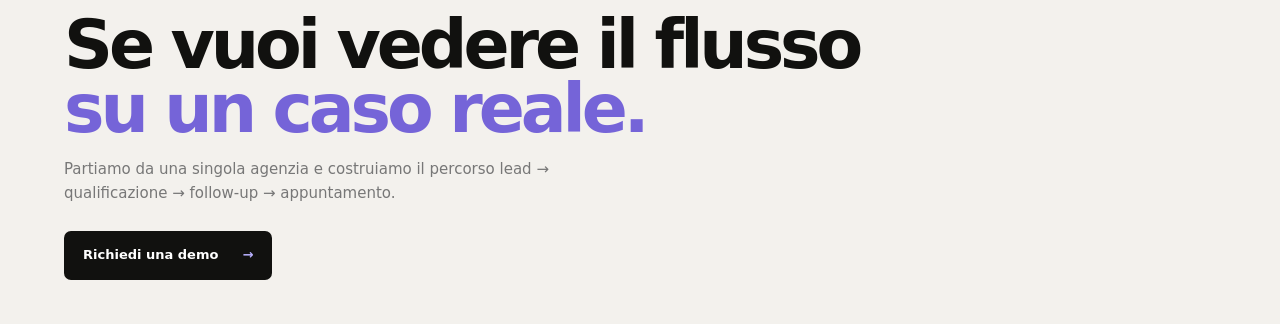
<file: workspace.html>
<!doctype html>
<html lang="it">
<head><meta charset="utf-8"><meta name="viewport" content="width=device-width,initial-scale=1"><meta name="description" content="NERIVO Workspace — anteprima del sistema operativo per lead immobiliari."><title>NERIVO Workspace — Product Preview</title><link rel="stylesheet" href="/styles.css"><link rel="icon" href="/favicon.svg" type="image/svg+xml"></head>
<body>
<main class="workspace">
<header class="workspace-top"><a href="/">NERIVO°</a><span>PRODUCT PREVIEW · DEMO DATA</span><a class="button small" href="/#pricing">Attiva NERIVO →</a></header>
<section class="workspace-hero">
<div><p class="eyebrow">TODAY / PIPELINE</p><h1>Il prossimo passo,<br><em>già pronto.</em></h1><p>Una vista operativa per lead, conversazioni e follow-up. Questa pagina è una <strong>preview interattiva</strong>: i dati mostrati sono dimostrativi e non rappresentano clienti reali.</p></div>
<div class="workspace-stat"><small>LEAD ATTIVI</small><strong>18</strong><span>+4 questa settimana</span></div>
</section>
<section class="pipeline" aria-label="Pipeline demo">
<article><div class="pipe-head"><b>NUOVI</b><span>6</span></div><div class="lead"><b>Laura B.</b><small>Trieste · Acquisto</small><i>2 min</i></div><div class="lead"><b>Marco R.</b><small>Udine · Investimento</small><i>18 min</i></div><div class="lead"><b>Elisa P.</b><small>Monfalcone · Prima casa</small><i>31 min</i></div></article>
<article><div class="pipe-head"><b>QUALIFICATI</b><span>7</span></div><div class="lead hot"><b>Giulia M.</b><small>Trieste · €300–350k · 0–3 mesi</small><i>92/100</i></div><div class="lead"><b>Andrea P.</b><small>Muggia · Prima casa</small><i>84/100</i></div><div class="lead"><b>Franco R.</b><small>Udine · Investimento</small><i>81/100</i></div></article>
<article><div class="pipe-head"><b>PROSSIMO PASSO</b><span>5</span></div><div class="lead"><b>Laura B.</b><small>Visita · Sabato</small><i>Oggi</i></div><div class="lead"><b>Marco R.</b><small>Follow-up · Investimento</small><i>14:30</i></div><div class="lead"><b>Giulia M.</b><small>Handoff · Agente</small><i>16:00</i></div></article>
</section>
<section class="activity">
<div><p class="eyebrow">RECENT ACTIVITY</p><h2>Il team vede ciò che conta.</h2><p class="workspace-muted">Niente dashboard gonfie: priorità, contesto e prossima azione nello stesso posto.</p></div>
<div class="activity-list">
<div><span>QUALIFIED</span><b>Giulia M. pronta per handoff</b><small>Budget e timing confermati · 4 min fa</small></div>
<div><span>FOLLOW-UP</span><b>Marco R. riaperto automaticamente</b><small>Nuovo messaggio rilevato · 18 min fa</small></div>
<div><span>BOOKED</span><b>Laura B. — visita richiesta</b><small>Sabato · in attesa di conferma agente</small></div>
</div></section>
<section class="workspace-cta"><p class="eyebrow">FOUNDING ACCESS</p><h2>Se vuoi vedere il flusso<br><em>su un caso reale.</em></h2><p>Partiamo da una singola agenzia e costruiamo il percorso lead → qualificazione → follow-up → appuntamento.</p><a class="button primary" href="/#demo">Richiedi una demo <span>→</span></a></section>
</main>
</body></html>
</file>
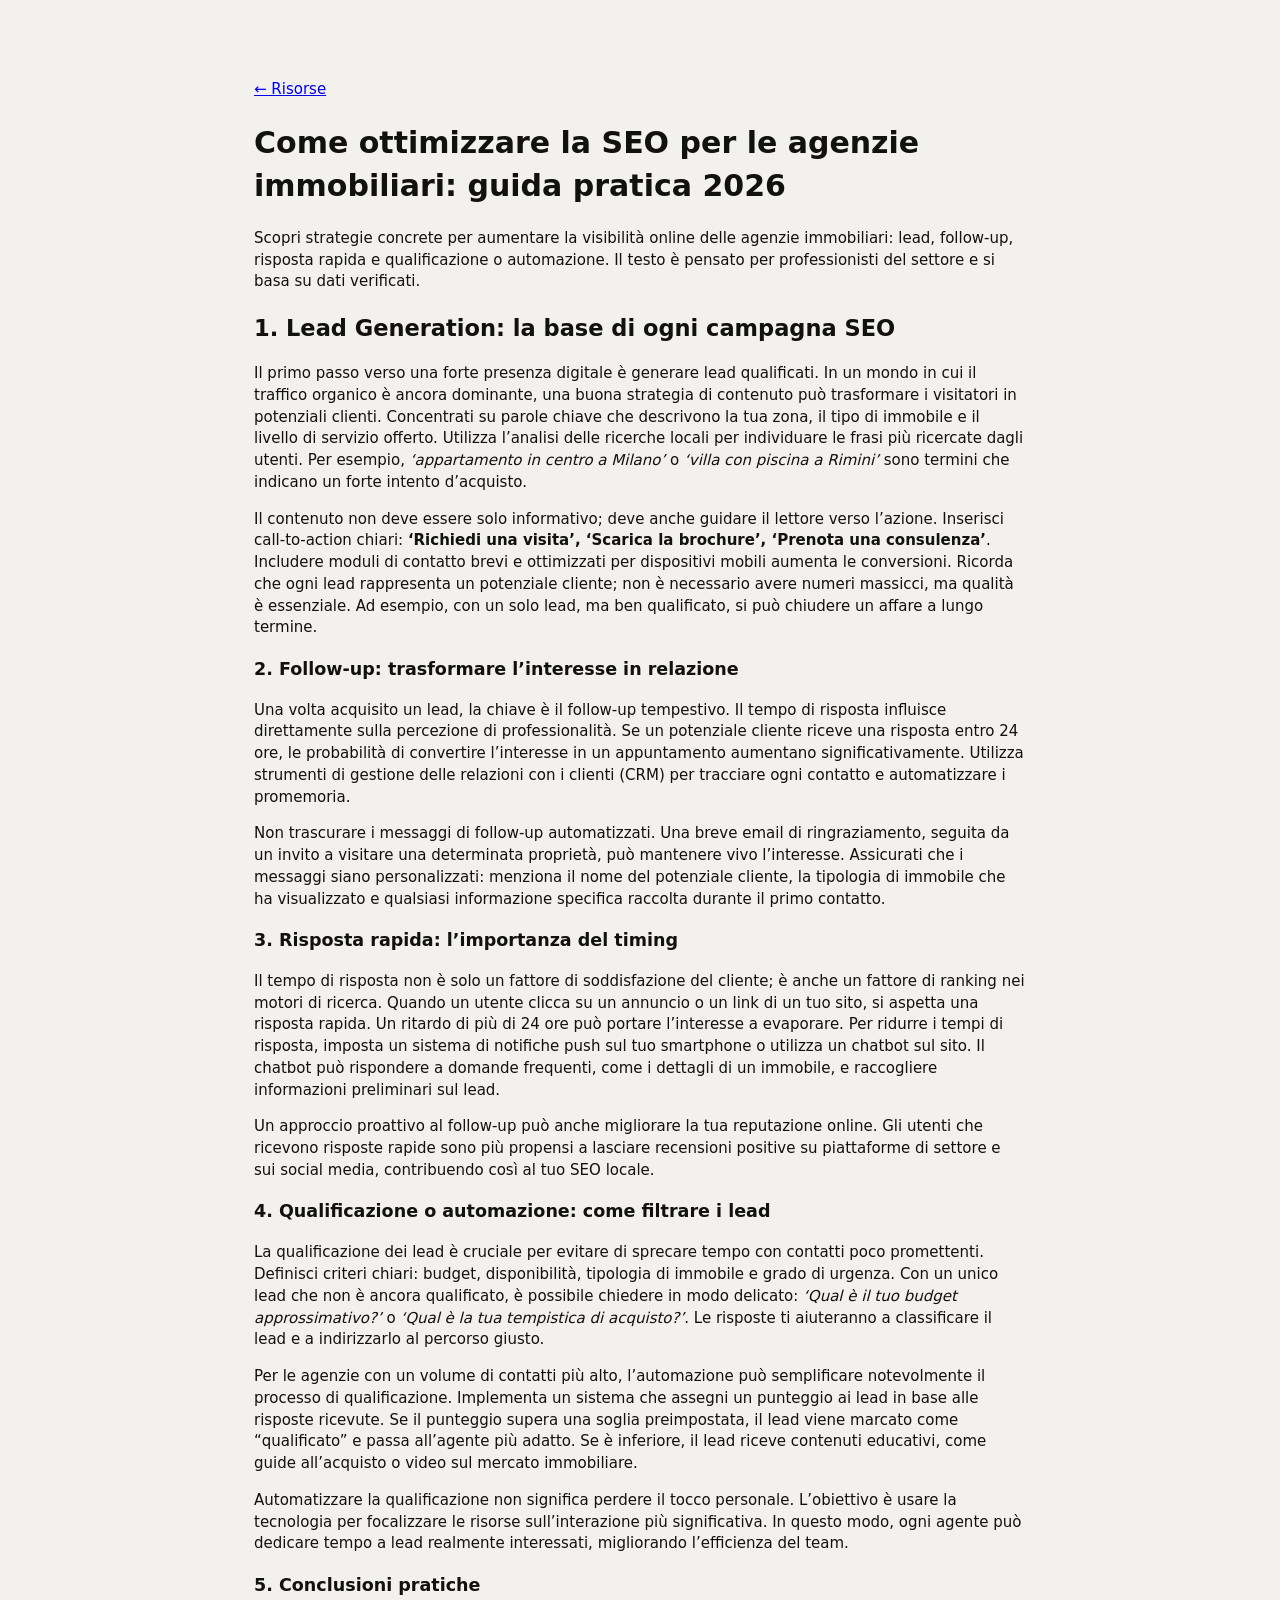
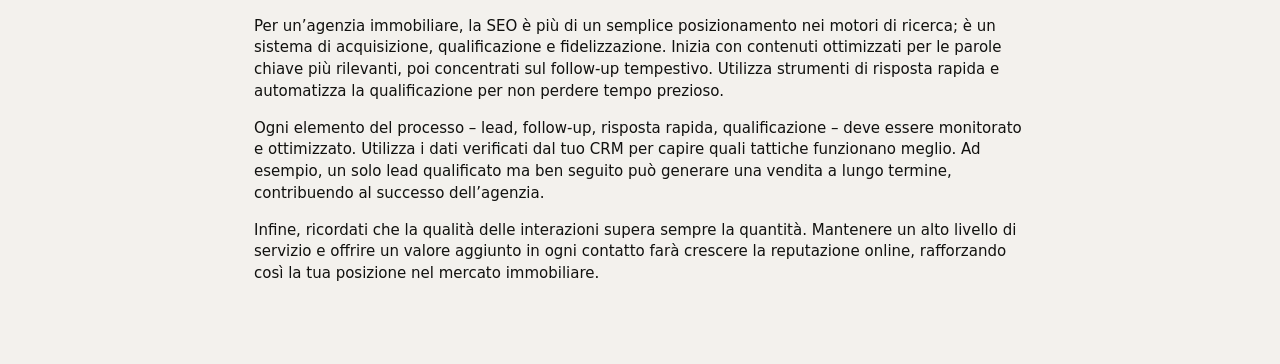
<file: content/posts/seo-agenzie-immobiliari-2026.html>
<!doctype html><html lang="it"><head><meta charset="utf-8"><meta name="viewport" content="width=device-width,initial-scale=1"><title>Come ottimizzare la SEO per le agenzie immobiliari: guida pratica 2026 — NERIVO</title><meta name="description" content="Scopri strategie concrete per aumentare la visibilità online delle agenzie immobiliari: lead, follow‑up, risposta rapida e qualificazione o automazione. Il testo è pensato per professionisti del settore e si basa su dati verificati."><link rel="stylesheet" href="/styles.css"></head><body><main style="max-width:820px;margin:0 auto;padding:64px 24px"><p><a href="/blog.html">← Risorse</a></p><h1>Come ottimizzare la SEO per le agenzie immobiliari: guida pratica 2026</h1><p>Scopri strategie concrete per aumentare la visibilità online delle agenzie immobiliari: lead, follow‑up, risposta rapida e qualificazione o automazione. Il testo è pensato per professionisti del settore e si basa su dati verificati.</p><article><h2>1. Lead Generation: la base di ogni campagna SEO</h2><p>Il primo passo verso una forte presenza digitale è generare lead qualificati. In un mondo in cui il traffico organico è ancora dominante, una buona strategia di contenuto può trasformare i visitatori in potenziali clienti. Concentrati su parole chiave che descrivono la tua zona, il tipo di immobile e il livello di servizio offerto. Utilizza l’analisi delle ricerche locali per individuare le frasi più ricercate dagli utenti. Per esempio, <em>‘appartamento in centro a Milano’</em> o <em>‘villa con piscina a Rimini’</em> sono termini che indicano un forte intento d’acquisto.</p><p>Il contenuto non deve essere solo informativo; deve anche guidare il lettore verso l’azione. Inserisci call‑to‑action chiari: <strong>‘Richiedi una visita’, ‘Scarica la brochure’, ‘Prenota una consulenza’</strong>. Includere moduli di contatto brevi e ottimizzati per dispositivi mobili aumenta le conversioni. Ricorda che ogni lead rappresenta un potenziale cliente; non è necessario avere numeri massicci, ma qualità è essenziale. Ad esempio, con un solo lead, ma ben qualificato, si può chiudere un affare a lungo termine.</p><h3>2. Follow‑up: trasformare l’interesse in relazione</h3><p>Una volta acquisito un lead, la chiave è il follow‑up tempestivo. Il tempo di risposta influisce direttamente sulla percezione di professionalità. Se un potenziale cliente riceve una risposta entro 24 ore, le probabilità di convertire l’interesse in un appuntamento aumentano significativamente. Utilizza strumenti di gestione delle relazioni con i clienti (CRM) per tracciare ogni contatto e automatizzare i promemoria.</p><p>Non trascurare i messaggi di follow‑up automatizzati. Una breve email di ringraziamento, seguita da un invito a visitare una determinata proprietà, può mantenere vivo l’interesse. Assicurati che i messaggi siano personalizzati: menziona il nome del potenziale cliente, la tipologia di immobile che ha visualizzato e qualsiasi informazione specifica raccolta durante il primo contatto.</p><h3>3. Risposta rapida: l’importanza del timing</h3><p>Il tempo di risposta non è solo un fattore di soddisfazione del cliente; è anche un fattore di ranking nei motori di ricerca. Quando un utente clicca su un annuncio o un link di un tuo sito, si aspetta una risposta rapida. Un ritardo di più di 24 ore può portare l’interesse a evaporare. Per ridurre i tempi di risposta, imposta un sistema di notifiche push sul tuo smartphone o utilizza un chatbot sul sito. Il chatbot può rispondere a domande frequenti, come i dettagli di un immobile, e raccogliere informazioni preliminari sul lead.</p><p>Un approccio proattivo al follow‑up può anche migliorare la tua reputazione online. Gli utenti che ricevono risposte rapide sono più propensi a lasciare recensioni positive su piattaforme di settore e sui social media, contribuendo così al tuo SEO locale.</p><h3>4. Qualificazione o automazione: come filtrare i lead</h3><p>La qualificazione dei lead è cruciale per evitare di sprecare tempo con contatti poco promettenti. Definisci criteri chiari: budget, disponibilità, tipologia di immobile e grado di urgenza. Con un unico lead che non è ancora qualificato, è possibile chiedere in modo delicato: <em>‘Qual è il tuo budget approssimativo?’</em> o <em>‘Qual è la tua tempistica di acquisto?’</em>. Le risposte ti aiuteranno a classificare il lead e a indirizzarlo al percorso giusto.</p><p>Per le agenzie con un volume di contatti più alto, l’automazione può semplificare notevolmente il processo di qualificazione. Implementa un sistema che assegni un punteggio ai lead in base alle risposte ricevute. Se il punteggio supera una soglia preimpostata, il lead viene marcato come “qualificato” e passa all’agente più adatto. Se è inferiore, il lead riceve contenuti educativi, come guide all’acquisto o video sul mercato immobiliare.</p><p>Automatizzare la qualificazione non significa perdere il tocco personale. L’obiettivo è usare la tecnologia per focalizzare le risorse sull’interazione più significativa. In questo modo, ogni agente può dedicare tempo a lead realmente interessati, migliorando l’efficienza del team.</p><h3>5. Conclusioni pratiche</h3><p>Per un’agenzia immobiliare, la SEO è più di un semplice posizionamento nei motori di ricerca; è un sistema di acquisizione, qualificazione e fidelizzazione. Inizia con contenuti ottimizzati per le parole chiave più rilevanti, poi concentrati sul follow‑up tempestivo. Utilizza strumenti di risposta rapida e automatizza la qualificazione per non perdere tempo prezioso.</p><p>Ogni elemento del processo – lead, follow‑up, risposta rapida, qualificazione – deve essere monitorato e ottimizzato. Utilizza i dati verificati dal tuo CRM per capire quali tattiche funzionano meglio. Ad esempio, un solo lead qualificato ma ben seguito può generare una vendita a lungo termine, contribuendo al successo dell’agenzia.</p><p>Infine, ricordati che la qualità delle interazioni supera sempre la quantità. Mantenere un alto livello di servizio e offrire un valore aggiunto in ogni contatto farà crescere la reputazione online, rafforzando così la tua posizione nel mercato immobiliare.</p></article></main></body></html>
</file>
<file: styles.css>
:root{--bg:#f3f1ed;--ink:#11110f;--muted:#77736c;--paper:#faf9f6;--line:#d9d5ce;--accent:#7564d8;--dark:#151515}*{box-sizing:border-box}html{scroll-behavior:smooth}body{margin:0;background:var(--bg);color:var(--ink);font-family:Inter,ui-sans-serif,system-ui,-apple-system,BlinkMacSystemFont,"Segoe UI",sans-serif;line-height:1.45}.grain{position:fixed;inset:0;pointer-events:none;opacity:.035;z-index:20;background-image:url("data:image/svg+xml,%3Csvg viewBox='0 0 180 180' xmlns='http://www.w3.org/2000/svg'%3E%3Cfilter id='n'%3E%3CfeTurbulence type='fractalNoise' baseFrequency='.9' numOctaves='3' stitchTiles='stitch'/%3E%3C/filter%3E%3Crect width='100%25' height='100%25' filter='url(%23n)' opacity='.7'/%3E%3C/svg%3E")}.nav{height:82px;max-width:1240px;margin:auto;padding:0 30px;display:flex;align-items:center;justify-content:space-between;border-bottom:1px solid var(--line)}.brand{font-size:18px;font-weight:800;letter-spacing:.12em;color:var(--ink);text-decoration:none}.brand span{color:var(--accent);font-size:25px;margin-left:2px}nav{display:flex;gap:34px}nav a,.text-link{font-size:12px;color:#66625c;text-decoration:none}.nav-cta{font-size:12px;color:#fff;background:var(--ink);text-decoration:none;padding:11px 15px;border-radius:7px}.nav-cta span{color:#b7afff;margin-left:12px}.hero{max-width:1240px;margin:auto;padding:80px 30px 105px;display:grid;grid-template-columns:43% 57%;gap:45px;align-items:center}.eyebrow{font-size:9px;letter-spacing:.19em;font-weight:800;color:#8a857d}.hero h1{font-size:clamp(58px,7vw,94px);line-height:.88;letter-spacing:-.075em;margin:22px 0 27px;font-weight:650}.hero h1 em,.experience h2 em,.demo h2 em{font-style:normal;color:var(--accent)}.hero-copy>p{max-width:500px;color:var(--muted);font-size:16px}.actions{display:flex;align-items:center;gap:22px;margin-top:34px}.button{display:inline-flex;align-items:center;justify-content:center;gap:24px;border:1px solid transparent;border-radius:7px;padding:13px 17px;text-decoration:none;font-size:12px;font-weight:750;cursor:pointer}.primary{background:var(--ink);color:#fff}.primary span{color:#b9b1ff}.hero-art{perspective:1200px}.window{background:var(--dark);border-radius:13px;box-shadow:0 35px 80px rgba(30,26,20,.18);overflow:hidden;transform:rotateY(-4deg) rotateX(2deg)}.window-bar{height:38px;border-bottom:1px solid #2a2a2a;color:#777;display:flex;align-items:center;justify-content:space-between;padding:0 14px;font-size:7px;letter-spacing:.13em}.dots{color:#555;letter-spacing:3px}.window-bar span:last-child{color:#8f86e6}.window-body{display:grid;grid-template-columns:120px 1fr;min-height:360px}.window aside{border-right:1px solid #292929;padding:20px 15px;display:flex;flex-direction:column;gap:15px}.window aside b{font-size:13px;letter-spacing:.12em;color:#eee;margin-bottom:16px}.window aside small{font-size:7px;letter-spacing:.12em;color:#666}.dashboard{padding:22px}.dash-head{display:flex;justify-content:space-between;align-items:flex-start}.dash-head small,.metrics small,.card-label{font-size:7px;letter-spacing:.12em;color:#656565}.dash-head h3{color:#eee;font-size:21px;font-weight:500;margin:7px 0 20px;letter-spacing:-.04em}.avatar{width:24px;height:24px;border:1px solid #444;border-radius:50%;display:grid;place-items:center;color:#aaa;font-size:8px}.metrics{display:grid;grid-template-columns:repeat(3,1fr);gap:7px}.metrics>div,.chart,.lead-card{border:1px solid #292929;background:#1a1a1a;border-radius:7px;padding:13px}.metrics strong{display:block;color:#eee;font-size:24px;letter-spacing:-.06em;margin:5px 0}.metrics span{font-size:7px;color:#8c83d9}.dash-grid{display:grid;grid-template-columns:1.2fr .8fr;gap:7px;margin-top:7px}.chart,.lead-card{height:150px}.card-label span{float:right;color:#4f4f4f}.bars{height:108px;display:flex;align-items:end;gap:7px;padding-top:18px}.bars i{display:block;flex:1;background:linear-gradient(to top,#51478c,#9b91e9);border-radius:2px 2px 0 0}.lead-row{border-top:1px solid #2b2b2b;padding:11px 0}.lead-row b{display:block;color:#ddd;font-size:9px}.lead-row span{display:block;color:#9d94e6;font-size:6px;letter-spacing:.08em;margin-top:2px}.lead-row small{color:#666;font-size:7px}.statement{border-top:1px solid var(--line);border-bottom:1px solid var(--line);padding:105px 30px;text-align:center}.statement p{font-size:clamp(27px,4vw,47px);line-height:1.06;letter-spacing:-.05em;margin:0}.statement strong{font-weight:500;color:#78736c}.system-section,.experience,.pricing{max-width:1240px;margin:auto;padding:125px 30px}.section-head{display:grid;grid-template-columns:1fr 1fr;gap:80px;margin-bottom:55px}.section-head h2,.pricing h2{font-size:clamp(43px,5vw,68px);line-height:.92;letter-spacing:-.065em;margin:16px 0}.section-head p,.pricing>div>p,.experience-head p{max-width:420px;color:var(--muted);font-size:14px;align-self:end}.bento{display:grid;grid-template-columns:1.25fr .75fr .75fr;gap:10px}.bento article{min-height:330px;background:var(--paper);border:1px solid var(--line);border-radius:10px;padding:25px;position:relative;overflow:hidden}.bento .bento-large{grid-row:span 2;min-height:670px;background:var(--dark);color:#fff}.bento-wide{grid-column:span 2;min-height:330px;display:grid;grid-template-columns:1fr 1fr;gap:30px;align-items:center}.number{font-size:8px;letter-spacing:.15em;color:#9a948a}.bento h3{font-size:30px;line-height:.96;letter-spacing:-.055em;font-weight:550;margin:20px 0 10px}.bento p{font-size:12px;color:#878178;max-width:260px}.bento-large p{color:#8f8c87}.mini-inbox{position:absolute;left:25px;right:25px;bottom:25px;border:1px solid #303030;background:#1b1b1b;border-radius:8px;padding:17px;display:flex;justify-content:space-between;align-items:center}.mini-inbox div{display:grid;grid-template-columns:8px auto;column-gap:8px}.mini-inbox i{grid-row:span 2;width:6px;height:6px;border-radius:50%;background:#a99fff;margin-top:4px}.mini-inbox b{font-size:10px}.mini-inbox small{font-size:7px;color:#686868}.mini-inbox strong{color:#a99fff}.orb{position:absolute;right:20px;bottom:20px;width:85px;height:85px;border-radius:50%;border:1px solid #d5d0c8;display:grid;place-items:center;font-size:20px;color:var(--accent)}.quote{position:absolute;left:25px;right:25px;bottom:25px;border-top:1px solid #d7d2ca;padding-top:14px;font-size:10px;color:#6f6b65;font-style:italic}.timeline{position:absolute;left:25px;right:25px;bottom:28px;display:flex;gap:8px}.timeline i{height:3px;background:#d5d0c8;flex:1}.timeline i:nth-child(2){background:var(--accent)}.handoff{border:1px solid #d5d0c8;border-radius:8px;padding:18px;display:grid;gap:5px}.handoff span{font-size:7px;color:var(--accent);letter-spacing:.12em}.handoff b{font-size:15px}.handoff small{color:#777;font-size:9px}.handoff button{margin-top:10px;border:0;background:var(--ink);color:#fff;border-radius:5px;padding:10px;font-size:9px}.experience{border-top:1px solid var(--line);max-width:none;padding-left:max(30px,calc((100% - 1180px)/2));padding-right:max(30px,calc((100% - 1180px)/2))}.experience-head{display:flex;justify-content:space-between;align-items:end;margin:16px 0 55px}.experience h2{font-size:clamp(43px,5vw,70px);line-height:.91;letter-spacing:-.065em;margin:0}.conversation{display:grid;grid-template-columns:30% 70%;background:var(--dark);color:#fff;border-radius:12px;overflow:hidden;max-width:1180px;min-height:420px}.conversation-side{padding:35px;border-right:1px solid #2c2c2c;display:flex;flex-direction:column}.conversation-side small{font-size:7px;color:#666;letter-spacing:.15em}.conversation-side>b{font-size:24px;margin-top:55px;font-weight:500}.conversation-side>span{font-size:9px;color:#777;margin-top:5px}.score{margin-top:auto;border-top:1px solid #2c2c2c;padding-top:18px}.score strong{font-size:42px;letter-spacing:-.06em}.score em{font-style:normal;color:#777;font-size:10px}.messages{padding:40px;display:flex;flex-direction:column;gap:12px;align-items:flex-start;justify-content:center}.message{max-width:65%;padding:13px 15px;border-radius:9px;font-size:11px;line-height:1.5}.customer{background:#242424;color:#ddd}.system-section{background:#211d36;border:1px solid #3a335a;color:#ddd;align-self:flex-end}.status{align-self:flex-end;color:#aaa0ed;font-size:7px;letter-spacing:.14em;margin-top:5px}.pricing{display:grid;grid-template-columns:1fr 1fr;gap:120px;border-top:1px solid var(--line)}.price{background:var(--ink);color:#fff;border-radius:12px;padding:32px}.price>small{font-size:8px;letter-spacing:.16em;color:#8f8b86}.price strong{display:block;font-size:72px;letter-spacing:-.08em;font-weight:550;margin:14px 0}.price sup{font-size:12px;color:#777;letter-spacing:0;margin-left:5px}.price p{color:#888;font-size:11px}.price .rule{height:1px;background:#2d2d2d;margin:24px 0}.price ul{list-style:none;padding:0;margin:0 0 25px}.price li{font-size:11px;color:#bbb;padding:8px 0}.price li:before{content:"—";color:#777;margin-right:9px}.wide{width:100%;background:#f4f2ee;color:#111}.demo{background:#171717;color:#fff;padding:115px 30px;text-align:center}.demo h2{font-size:clamp(52px,7vw,86px);line-height:.9;letter-spacing:-.07em;margin:18px 0}.demo>p{color:#888;max-width:500px;margin:0 auto}.demo form{max-width:680px;margin:35px auto 0}.fields{display:grid;grid-template-columns:repeat(3,1fr);gap:8px}.fields input{background:#202020;border:1px solid #333;color:#fff;border-radius:6px;padding:14px;font:inherit;font-size:11px;outline:none}.fields input:focus{border-color:#625a94}.demo button{margin-top:8px;width:100%;background:#f3f1ed;color:#111}.demo form small{display:block;color:#666;font-size:9px;margin-top:12px}footer{max-width:1240px;margin:auto;padding:28px 30px 40px;display:flex;justify-content:space-between;color:#807b73;font-size:9px;border-top:1px solid #d3cec6}footer span:first-child{color:#222;font-weight:800;letter-spacing:.13em}@media(max-width:850px){nav{display:none}.hero{grid-template-columns:1fr;padding-top:65px}.window{transform:none}.section-head,.pricing{grid-template-columns:1fr;gap:25px}.bento{grid-template-columns:1fr}.bento .bento-large{grid-row:auto;min-height:430px}.bento-wide{grid-column:auto;grid-template-columns:1fr}.experience-head{display:block}.conversation{grid-template-columns:1fr}.conversation-side{border-right:0;border-bottom:1px solid #2c2c2c}.score{margin-top:25px}.fields{grid-template-columns:1fr}.system-section,.experience,.pricing{padding-top:85px;padding-bottom:85px}.statement{padding:75px 25px}}
/* Responsive quality pass — designed for phones, tablets, laptops and wide screens */
@media (min-width:1400px){.hero{padding-top:105px;padding-bottom:125px}.hero h1{font-size:96px}.window-body{min-height:410px}.system-section,.pricing{padding-top:145px;padding-bottom:145px}}
@media (max-width:1100px){.hero{grid-template-columns:1fr;gap:55px;padding-top:70px}.hero-copy{max-width:760px}.hero-copy>p{max-width:620px}.hero-art{max-width:820px;width:100%;margin:auto}.window{transform:none}.section-head{grid-template-columns:1fr 1fr;gap:45px}.bento{grid-template-columns:1fr 1fr}.bento .bento-large{grid-row:span 2}.bento-wide{grid-column:span 2}.conversation{min-height:390px}.messages{padding:32px}.message{max-width:78%}.pricing{gap:60px}}
@media (max-width:850px){.nav{height:70px;padding:0 20px}.nav-cta{padding:9px 12px}.nav-cta span{margin-left:7px}.hero{padding:58px 20px 78px}.hero h1{font-size:clamp(52px,11vw,76px);line-height:.9}.hero-copy>p{font-size:15px}.actions{margin-top:28px;gap:17px}.window-body{grid-template-columns:88px 1fr;min-height:330px}.window aside{padding:17px 11px;gap:12px}.window aside b{font-size:10px}.dashboard{padding:16px}.metrics strong{font-size:20px}.dash-grid{grid-template-columns:1fr}.chart,.lead-card{height:135px}.lead-card{display:none}.bento article{min-height:290px}.bento .bento-large{min-height:420px}.bento-wide{min-height:300px}.experience{padding-left:20px;padding-right:20px}.experience-head{margin-bottom:38px}.conversation-side{padding:25px}.conversation-side>b{margin-top:32px}.messages{padding:25px}.message{max-width:88%}.pricing{grid-template-columns:1fr;gap:45px;padding-left:20px;padding-right:20px}.price{max-width:620px}.demo{padding:90px 20px}.demo form{width:100%}}
@media (max-width:600px){body{overflow-x:hidden}.nav{padding:0 16px}.brand{font-size:15px}.nav-cta{font-size:10px}.hero{padding:48px 16px 64px}.eyebrow{font-size:8px;letter-spacing:.16em}.hero h1{font-size:clamp(45px,13vw,64px);margin:17px 0 21px}.hero-copy>p{font-size:14px;line-height:1.55}.actions{flex-direction:column;align-items:flex-start;gap:15px}.button{width:auto;min-height:46px;padding:13px 16px}.hero-art{width:calc(100vw - 32px)}.window{border-radius:10px}.window-bar{height:34px;padding:0 11px;font-size:6px}.window-body{grid-template-columns:1fr;min-height:0}.window aside{display:none}.dashboard{padding:14px}.dash-head h3{font-size:18px;margin-bottom:15px}.metrics{gap:5px}.metrics>div{padding:10px}.metrics strong{font-size:18px}.metrics span{font-size:6px}.chart{height:115px}.bars{height:76px;gap:5px}.statement{padding:65px 20px}.statement p{font-size:clamp(24px,7.5vw,34px);line-height:1.08}.system-section,.experience,.pricing{padding-top:75px;padding-bottom:75px}.section-head{grid-template-columns:1fr;gap:10px;margin-bottom:38px}.section-head h2,.pricing h2{font-size:clamp(39px,11vw,55px)}.section-head p,.pricing>div>p,.experience-head p{font-size:13px}.bento{grid-template-columns:1fr;gap:8px}.bento .bento-large,.bento article,.bento-wide{grid-column:auto;grid-row:auto;min-height:280px}.bento .bento-large{min-height:390px}.bento-wide{display:block}.bento h3{font-size:27px}.handoff{margin-top:25px}.experience h2{font-size:clamp(42px,11vw,57px)}.experience-head{margin:15px 0 35px}.conversation{grid-template-columns:1fr;border-radius:9px}.conversation-side{padding:23px}.conversation-side>b{font-size:21px;margin-top:26px}.score{margin-top:28px}.score strong{font-size:37px}.messages{padding:20px}.message{max-width:94%;font-size:10px;padding:12px 13px}.status{font-size:6px;text-align:right}.pricing{padding-left:16px;padding-right:16px}.price{padding:24px;border-radius:9px}.price strong{font-size:58px}.price li{font-size:10px}.demo{padding:78px 16px}.demo h2{font-size:clamp(48px,13vw,68px)}.demo>p{font-size:13px}.fields{grid-template-columns:1fr;gap:7px}.fields input{min-height:46px}.demo button{min-height:48px}footer{padding:24px 16px 30px;gap:9px;flex-wrap:wrap}footer span:nth-child(2){display:none}}
@media (max-width:360px){.hero h1{font-size:43px}.metrics strong{font-size:16px}.metrics small{font-size:6px}.window-bar span:nth-child(2){display:none}.bento h3{font-size:25px}.price strong{font-size:52px}.nav-cta{padding:8px 9px}}
@media (prefers-reduced-motion:reduce){html{scroll-behavior:auto}*{animation-duration:.01ms!important;animation-iteration-count:1!important;transition-duration:.01ms!important}}

/* Final layout correction: wider canvas, tighter vertical rhythm, explicit contrast */
:root{--muted:#625e57;--line:#d2cdc4}
.system-section,.pricing{max-width:1400px;padding-top:96px;padding-bottom:96px}
.system-section .section-head{margin-bottom:42px}
.system-section .section-head h2,.pricing h2{color:var(--ink)}
.bento article:not(.bento-large){color:var(--ink)}
.bento article:not(.bento-large) h3{color:#181714}
.bento article:not(.bento-large) p{color:#68635b}
.bento .number{color:#78736b}
.experience{padding-top:96px;padding-bottom:96px}
.experience-head{margin-bottom:42px}
.conversation{max-width:1400px;min-height:350px}
.messages{justify-content:center}
.message.system{background:#211d36;border:1px solid #403768;color:#f3f0ff;align-self:flex-end;padding:13px 15px;max-width:62%;line-height:1.5}
.message.customer{color:#e5e3df}
@media (min-width:1400px){.hero{max-width:1400px;grid-template-columns:42% 58%;gap:35px;padding-top:80px;padding-bottom:90px}.hero-art{width:100%}.system-section,.pricing{padding-top:110px;padding-bottom:110px}.experience{padding-top:110px;padding-bottom:110px}.conversation{max-width:1400px}}
@media (max-width:1100px){.system-section,.pricing{padding-top:80px;padding-bottom:80px}.experience{padding-top:80px;padding-bottom:80px}.conversation{min-height:360px}.message.system{max-width:78%}}
@media (max-width:600px){.system-section,.pricing,.experience{padding-top:64px;padding-bottom:64px}.system-section .section-head{margin-bottom:32px}.conversation{min-height:0}.message.system{max-width:94%}}

/* NERIVO layout master correction */
.system-section{
  width:100%;
  max-width:none;
  margin:0;
  padding:88px 30px 92px;
  background:#211d36;
  border:0;
  color:#fff;
}
.system-section .section-head,
.system-section .bento{
  width:min(1400px,100%);
  margin-left:auto;
  margin-right:auto;
}
.system-section .section-head{
  grid-template-columns:minmax(0,1fr) minmax(0,1fr);
  gap:90px;
  margin-bottom:44px;
}
.system-section .section-head h2{color:#fff;margin-top:12px}
.system-section .section-head p{color:#b8b4bd}
.system-section .bento{grid-template-columns:1.15fr .85fr .85fr;gap:10px}
.system-section .bento article{min-height:250px}
.system-section .bento .bento-large{min-height:510px}
.system-section .bento-wide{min-height:250px}
.system-section .bento h3{font-size:27px}
.system-section .bento p{font-size:12px}
.system-section .number{color:#8f8999}
.system-section .bento-large{background:#151515}
.system-section .bento article:not(.bento-large){background:#faf9f6}
.system-section .mini-inbox{bottom:22px}
.system-section .bento-wide{grid-column:span 2}

.message.system{
  background:#211d36;
  border:1px solid #403768;
  color:#f3f0ff;
  align-self:flex-end;
  max-width:62%;
}
.experience{max-width:none}
.experience,.pricing{padding-top:88px;padding-bottom:88px}
.experience>*,.pricing>*{min-width:0}

@media (min-width:1500px){
  .system-section{padding-top:96px;padding-bottom:96px}
  .system-section .bento .bento-large{min-height:470px}
  .system-section .bento article{min-height:230px}
  .system-section .bento-wide{min-height:230px}
  .system-section .bento h3{font-size:29px}
}
@media (max-width:1100px){
  .system-section{padding:76px 24px 78px}
  .system-section .section-head{gap:45px}
  .system-section .bento{grid-template-columns:1fr 1fr}
  .system-section .bento .bento-large{grid-row:span 2;min-height:480px}
  .system-section .bento-wide{grid-column:span 2}
}
@media (max-width:700px){
  .system-section{padding:62px 16px 64px}
  .system-section .section-head{grid-template-columns:1fr;gap:8px;margin-bottom:30px}
  .system-section .section-head h2{font-size:clamp(38px,11vw,54px)}
  .system-section .bento{grid-template-columns:1fr}
  .system-section .bento .bento-large,.system-section .bento article,.system-section .bento-wide{grid-column:auto;grid-row:auto;min-height:270px}
  .system-section .bento .bento-large{min-height:365px}
  .system-section .bento-wide{display:block}
  .system-section .bento h3{font-size:26px}
  .system-section .bento p{font-size:12px}
  .experience,.pricing{padding-top:64px;padding-bottom:64px}
  .message.system{max-width:94%}
}
@media (max-width:380px){
  .system-section{padding-left:13px;padding-right:13px}
  .system-section .bento h3{font-size:24px}
}

/* Typography accessibility pass — readability is a design requirement */
body{font-size:15px}
.nav a,.nav-cta,.text-link{font-size:13px}
.eyebrow{font-size:10px;letter-spacing:.16em}
.hero-copy>p{font-size:17px;line-height:1.55}
.button{font-size:13px}
.statement p{font-size:clamp(28px,3.5vw,48px)}
.section-head p,.pricing>div>p,.experience-head p{font-size:15px;line-height:1.6}
.bento h3{font-size:30px}
.bento p{font-size:14px;line-height:1.55}
.number{font-size:9px}
.mini-inbox b{font-size:12px}.mini-inbox small{font-size:9px}
.quote{font-size:12px}.handoff span{font-size:8px}.handoff b{font-size:16px}.handoff small{font-size:11px}.handoff button{font-size:10px}
.window-bar{font-size:8px}.window aside b{font-size:14px}.window aside small{font-size:8px}
.dash-head small,.metrics small,.card-label{font-size:8px}
.dash-head h3{font-size:23px}
.metrics strong{font-size:26px}.metrics span{font-size:8px}
.lead-row b{font-size:10px}.lead-row span{font-size:7px}.lead-row small{font-size:8px}
.conversation-side small{font-size:8px}.conversation-side>b{font-size:26px}.conversation-side>span{font-size:10px}
.score small{font-size:8px}.score strong{font-size:46px}.score em{font-size:11px}
.message{font-size:13px;line-height:1.55}.status{font-size:8px}
.price>small{font-size:9px}.price strong{font-size:76px}.price p,.price li{font-size:13px}.price sup{font-size:13px}
.demo>p{font-size:15px}.fields input{font-size:13px}.demo form small{font-size:10px}
footer{font-size:10px}
@media(max-width:700px){
  body{font-size:15px}
  .eyebrow{font-size:9px}
  .hero-copy>p{font-size:16px}
  .section-head p,.pricing>div>p,.experience-head p{font-size:14px}
  .bento h3{font-size:28px}
  .bento p{font-size:13px}
  .message{font-size:12px}
  .price p,.price li{font-size:12px}
  .demo>p{font-size:14px}
  .fields input{font-size:13px}
}
@media(max-width:380px){
  .hero-copy>p{font-size:15px}
  .bento h3{font-size:26px}
  .bento p{font-size:13px}
  .message{font-size:12px}
}

/* Landing-page scale: hero owns the first viewport */
.hero{
  width:100%;
  max-width:1400px;
  min-height:calc(100svh - 82px);
  padding-top:clamp(64px,8vh,110px);
  padding-bottom:clamp(64px,8vh,110px);
}
@media (min-width:1500px){
  .hero{min-height:calc(100svh - 82px);max-width:1480px}
}
@media (max-width:1100px){
  .hero{min-height:auto;padding-top:72px;padding-bottom:88px}
}
@media (max-width:700px){
  .hero{min-height:calc(100svh - 70px);padding-top:48px;padding-bottom:58px;align-content:center}
}
@media (max-width:420px){
  .hero{min-height:auto;padding-top:52px;padding-bottom:64px}
}

/* Hero proportion pass — scale the composition to the available viewport */
@media (min-width:1200px){
  .hero{
    max-width:1480px;
    grid-template-columns:minmax(500px,.88fr) minmax(650px,1.12fr);
    gap:55px;
    padding-left:38px;
    padding-right:38px;
  }
  .hero-copy{max-width:590px}
  .hero h1{
    font-size:clamp(76px,6.2vw,108px);
    line-height:.86;
    margin:20px 0 30px;
  }
  .hero-copy>p{
    max-width:560px;
    font-size:18px;
    line-height:1.52;
  }
  .actions{margin-top:32px}
  .button{font-size:13px;padding:14px 18px}
  .hero-art{width:100%}
  .window{width:100%}
  .window-body{min-height:400px}
  .dashboard{padding:25px}
  .dash-head h3{font-size:25px}
  .metrics strong{font-size:28px}
  .metrics>div,.chart,.lead-card{padding:15px}
}
@media (min-width:1500px){
  .hero{
    max-width:1540px;
    grid-template-columns:minmax(550px,.86fr) minmax(700px,1.14fr);
    gap:65px;
  }
  .hero h1{font-size:110px}
  .hero-copy>p{font-size:18px}
  .window-body{min-height:430px}
}
@media (max-width:1199px) and (min-width:851px){
  .hero h1{font-size:clamp(68px,7vw,90px)}
  .hero-copy>p{font-size:17px}
  .hero-art{max-width:900px}
}

/* FINAL RESPONSIVE SYSTEM — fluid from narrow phones to ultrawide displays */
html{width:100%;overflow-x:hidden}
body{width:100%;max-width:100%;overflow-x:hidden;-webkit-text-size-adjust:100%;text-rendering:optimizeLegibility}
*,*::before,*::after{min-width:0}
img,svg,video,canvas{max-width:100%;height:auto}
h1,h2,h3,p{overflow-wrap:break-word}

/* fluid outer gutters */
.nav,.hero,.system-section,.pricing,footer{padding-left:clamp(16px,3vw,48px);padding-right:clamp(16px,3vw,48px)}
.hero,.system-section,.pricing,.experience{width:100%;}

/* ultrawide: use the screen, but preserve a readable content measure */
@media (min-width:1800px){
  .nav{max-width:1680px}
  .hero{max-width:1680px;grid-template-columns:minmax(560px,.86fr) minmax(760px,1.14fr);gap:clamp(60px,5vw,100px)}
  .hero h1{font-size:clamp(92px,5.7vw,118px)}
  .system-section .section-head,.system-section .bento,.conversation,.pricing{max-width:1540px}
}

/* normal desktop */
@media (min-width:1200px) and (max-width:1799px){
  .nav{max-width:1480px}
  .hero{max-width:1480px}
  .system-section .section-head,.system-section .bento,.conversation,.pricing{max-width:1400px}
}

/* laptop / small desktop */
@media (max-width:1199px) and (min-width:851px){
  .nav{max-width:1180px}
  .hero{max-width:1180px;grid-template-columns:minmax(390px,.9fr) minmax(460px,1.1fr);gap:36px;min-height:calc(100svh - 70px)}
  .hero h1{font-size:clamp(62px,7vw,82px)}
  .hero-copy>p{font-size:16px}
  .window-body{min-height:350px}
  .system-section .section-head{grid-template-columns:1fr 1fr;gap:40px}
}

/* tablets: avoid squeezed desktop layouts */
@media (max-width:850px){
  .nav{height:70px}
  .hero{display:grid;grid-template-columns:1fr;max-width:760px;min-height:auto;padding-top:58px;padding-bottom:72px;gap:42px}
  .hero-copy{max-width:680px}
  .hero h1{font-size:clamp(54px,9vw,78px)}
  .hero-art{width:100%;max-width:760px;margin:0 auto}
  .window{width:100%;transform:none}
  .system-section .section-head{grid-template-columns:1fr;gap:14px}
  .system-section .bento{grid-template-columns:1fr 1fr}
  .system-section .bento .bento-large{grid-row:span 2;min-height:470px}
  .system-section .bento-wide{grid-column:span 2}
  .experience{padding-left:clamp(16px,4vw,30px);padding-right:clamp(16px,4vw,30px)}
  .conversation{grid-template-columns:280px 1fr}
  .pricing{grid-template-columns:1fr 1fr;gap:32px}
}

/* phones */
@media (max-width:600px){
  .nav{height:64px;padding-left:14px;padding-right:14px}
  nav{display:none}
  .nav-cta{font-size:11px;padding:10px 12px}
  .hero{max-width:560px;padding-top:46px;padding-bottom:58px;gap:34px}
  .hero h1{font-size:clamp(44px,12.5vw,62px);line-height:.9;letter-spacing:-.065em}
  .hero-copy>p{font-size:15px;line-height:1.55}
  .actions{flex-wrap:wrap}
  .hero-art{max-width:560px}
  .window-body{grid-template-columns:1fr;min-height:0}
  .window aside{display:none}
  .dashboard{padding:14px}
  .metrics{grid-template-columns:repeat(3,minmax(0,1fr))}
  .metrics strong{font-size:clamp(17px,5.5vw,23px)}
  .metrics small{font-size:7px}
  .dash-grid{grid-template-columns:1fr}
  .lead-card{display:none}
  .chart{height:125px}
  .statement{padding:58px 18px}
  .statement p{font-size:clamp(23px,7.2vw,31px)}
  .system-section{padding-top:62px;padding-bottom:66px}
  .system-section .section-head{margin-bottom:30px}
  .system-section .section-head h2{font-size:clamp(38px,10.8vw,52px)}
  .system-section .bento{grid-template-columns:1fr}
  .system-section .bento .bento-large,.system-section .bento article,.system-section .bento-wide{grid-column:auto;grid-row:auto;min-height:270px}
  .system-section .bento .bento-large{min-height:370px}
  .system-section .bento-wide{display:block}
  .experience{padding-top:66px;padding-bottom:66px}
  .experience h2{font-size:clamp(40px,10.8vw,56px)}
  .conversation{grid-template-columns:1fr}
  .conversation-side{border-right:0;border-bottom:1px solid #2c2c2c}
  .messages{min-width:0;padding:20px}
  .message,.message.system{max-width:94%;font-size:12px}
  .pricing{grid-template-columns:1fr;gap:38px;padding-top:66px;padding-bottom:66px}
  .price{width:100%;max-width:none}
  .price strong{font-size:clamp(54px,15vw,70px)}
  .demo{padding:74px 16px}
  .demo h2{font-size:clamp(45px,12.5vw,64px)}
  .fields{grid-template-columns:1fr}
  .fields input,.demo button{width:100%;min-height:48px}
}

/* very small phones */
@media (max-width:380px){
  .hero{padding-top:38px}
  .hero h1{font-size:clamp(40px,12vw,48px)}
  .hero-copy>p{font-size:14px}
  .actions{align-items:stretch;flex-direction:column}
  .actions .button{width:100%}
  .metrics strong{font-size:16px}
  .metrics small{font-size:6px}
  .system-section .bento h3{font-size:25px}
  .message,.message.system{font-size:11.5px}
}

/* mobile landscape / short viewports */
@media (max-width:850px) and (orientation:landscape) and (max-height:560px){
  .hero{grid-template-columns:1fr 1fr;align-items:center;min-height:auto;padding-top:38px;padding-bottom:48px;gap:24px}
  .hero h1{font-size:clamp(42px,7vw,62px)}
  .hero-copy>p{font-size:13px}
  .window-body{grid-template-columns:76px 1fr;min-height:245px}
  .window aside{display:flex;padding:12px 9px}
  .window aside b{font-size:10px}
  .window aside small{font-size:6px}
  .dashboard{padding:11px}
  .dash-head h3{font-size:17px}
  .metrics strong{font-size:17px}
}

/* short desktop viewports: don't let hero become vertically wasteful */
@media (min-width:851px) and (max-height:760px){
  .hero{min-height:calc(100svh - 70px);padding-top:46px;padding-bottom:54px}
  .hero h1{font-size:clamp(62px,6vw,88px)}
  .window-body{min-height:310px}
}

/* accessibility / zoom resilience */
@media (prefers-reduced-motion:reduce){
  html{scroll-behavior:auto}
}
@media (forced-colors:active){
  .button,.nav-cta,.price,.conversation,.window,.system-section{forced-color-adjust:auto}
}
.hp{position:absolute!important;left:-9999px!important;width:1px!important;height:1px!important;opacity:0!important;pointer-events:none!important}.consent{display:flex;gap:9px;align-items:flex-start;margin:10px 0 4px;font-size:11px;line-height:1.45;color:#8f8b86}.consent input{margin-top:3px;flex:0 0 auto}.consent a,footer a{color:inherit;text-decoration:underline;text-underline-offset:3px}.legal{background:#f7f5f1;color:#171614}.legal main{max-width:820px;margin:0 auto;padding:clamp(40px,8vw,100px) 22px}.legal h1{font-size:clamp(52px,8vw,88px);line-height:.92;letter-spacing:-.055em;margin:24px 0 30px}.legal h2{font-size:24px;margin:42px 0 10px}.legal p{font-size:16px;line-height:1.7;color:#5f5a53}.legal .eyebrow{margin-top:60px}.legal .back{color:#171614;text-decoration:none;font-size:13px}.notice{padding:18px 20px;border:1px solid #d5d0c8;background:#efede8;font-size:13px!important}@media(max-width:600px){.consent{font-size:10.5px}.legal h2{font-size:21px}.legal p{font-size:15px}}.workspace{max-width:1200px;margin:auto;padding:24px}.workspace-top{display:flex;justify-content:space-between;align-items:center;padding:10px 0 70px;font-size:12px;letter-spacing:.12em}.workspace-top a{font-weight:800;color:inherit;text-decoration:none;font-size:18px;letter-spacing:-.04em}.workspace-top span{color:#777}.workspace-hero{display:grid;grid-template-columns:1fr 280px;gap:40px;align-items:end;padding:30px 0 70px;border-bottom:1px solid #d7d2cb}.workspace-hero h1{font-size:clamp(50px,7vw,88px);line-height:.9;letter-spacing:-.055em;margin:12px 0 24px}.workspace-hero p:not(.eyebrow){max-width:600px;color:#666;line-height:1.6}.workspace-stat{border:1px solid #d7d2cb;padding:28px}.workspace-stat small,.workspace-stat span{display:block;color:#777;font-size:11px}.workspace-stat strong{display:block;font-size:64px;letter-spacing:-.06em;margin:8px 0}.pipeline{display:grid;grid-template-columns:repeat(3,1fr);gap:14px;padding:40px 0}.pipeline article{border:1px solid #d7d2cb;background:#f4f2ee;padding:18px;min-height:230px}.pipe-head{display:flex;justify-content:space-between;font-size:11px;letter-spacing:.1em;padding-bottom:15px;border-bottom:1px solid #ddd8d1}.lead{position:relative;background:#fff;border:1px solid #e2ded7;padding:15px;margin-top:10px}.lead b,.lead small,.lead i{display:block}.lead small{color:#777;margin-top:4px;font-size:11px}.lead i{font-style:normal;color:#777;font-size:10px;margin-top:10px}.lead.hot{box-shadow:inset 2px 0 #8c82df}.activity{display:grid;grid-template-columns:1fr 2fr;gap:60px;padding:70px 0}.activity h2{font-size:38px;letter-spacing:-.04em}.activity-list>div{padding:18px 0;border-bottom:1px solid #d7d2cb}.activity-list span{font-size:9px;letter-spacing:.12em;color:#777}.activity-list b,.activity-list small{display:block;margin-top:6px}.activity-list small{color:#777}@media(max-width:760px){.workspace{padding:18px}.workspace-top{padding-bottom:40px}.workspace-hero{grid-template-columns:1fr;padding-bottom:40px}.pipeline{grid-template-columns:1fr}.activity{grid-template-columns:1fr;gap:20px}}.workspace-top .small{padding:9px 13px;font-size:10px}.workspace-top{gap:18px}.workspace-top span{margin-left:auto}.workspace-link{display:inline-block;margin-top:16px;color:inherit;font-size:12px;text-decoration:none;opacity:.65}.workspace-link:hover{opacity:1}
.workspace-muted{color:#777;max-width:520px;line-height:1.6}.workspace-cta{border-top:1px solid #d7d2cb;padding:80px 0 20px}.workspace-cta h2{font-size:clamp(42px,6vw,68px);line-height:.94;letter-spacing:-.06em;margin:16px 0}.workspace-cta h2 em{font-style:normal;color:var(--accent)}.workspace-cta>p:not(.eyebrow){max-width:560px;color:#777;line-height:1.6;margin-bottom:26px}.workspace-cta .button{width:max-content}.workspace .lead{transition:transform .18s ease,border-color .18s ease}.workspace .lead:hover{transform:translateY(-2px);border-color:#c5c0b8}.workspace-top .button{color:#fff;background:#111;border-color:#111}.workspace-top .button:hover{opacity:.88}@media(max-width:600px){.workspace-cta{padding-top:60px}.workspace-cta .button{width:100%}}

.faq{max-width:1240px;margin:auto;padding:115px 30px;display:grid;grid-template-columns:1fr 1fr;gap:100px;border-top:1px solid var(--line)}.faq h2{font-size:clamp(43px,5vw,68px);line-height:.92;letter-spacing:-.065em;margin:16px 0}.faq h2 em{font-style:normal;color:var(--accent)}.faq>div>p{max-width:390px;color:var(--muted);font-size:14px}.faq-list{border-top:1px solid var(--line)}.faq-list details{border-bottom:1px solid var(--line);padding:20px 0}.faq-list summary{cursor:pointer;list-style:none;font-size:15px;font-weight:600;display:flex;justify-content:space-between;gap:20px}.faq-list summary::-webkit-details-marker{display:none}.faq-list summary:after{content:'+';color:var(--accent);font-size:18px;font-weight:400}.faq-list details[open] summary:after{content:'−'}.faq-list p{color:var(--muted);font-size:13px;line-height:1.65;max-width:560px;margin:14px 0 2px}@media(max-width:850px){.faq{grid-template-columns:1fr;gap:40px;padding-top:80px;padding-bottom:80px}}@media(max-width:600px){.faq{padding-left:18px;padding-right:18px}.faq h2{font-size:clamp(40px,11vw,54px)}}

.legal-actions{display:flex;align-items:center;gap:22px;margin:34px 0 10px;flex-wrap:wrap}.legal-actions .back{font-size:13px}@media(max-width:600px){.legal-actions .button{width:100%}}
</file>
